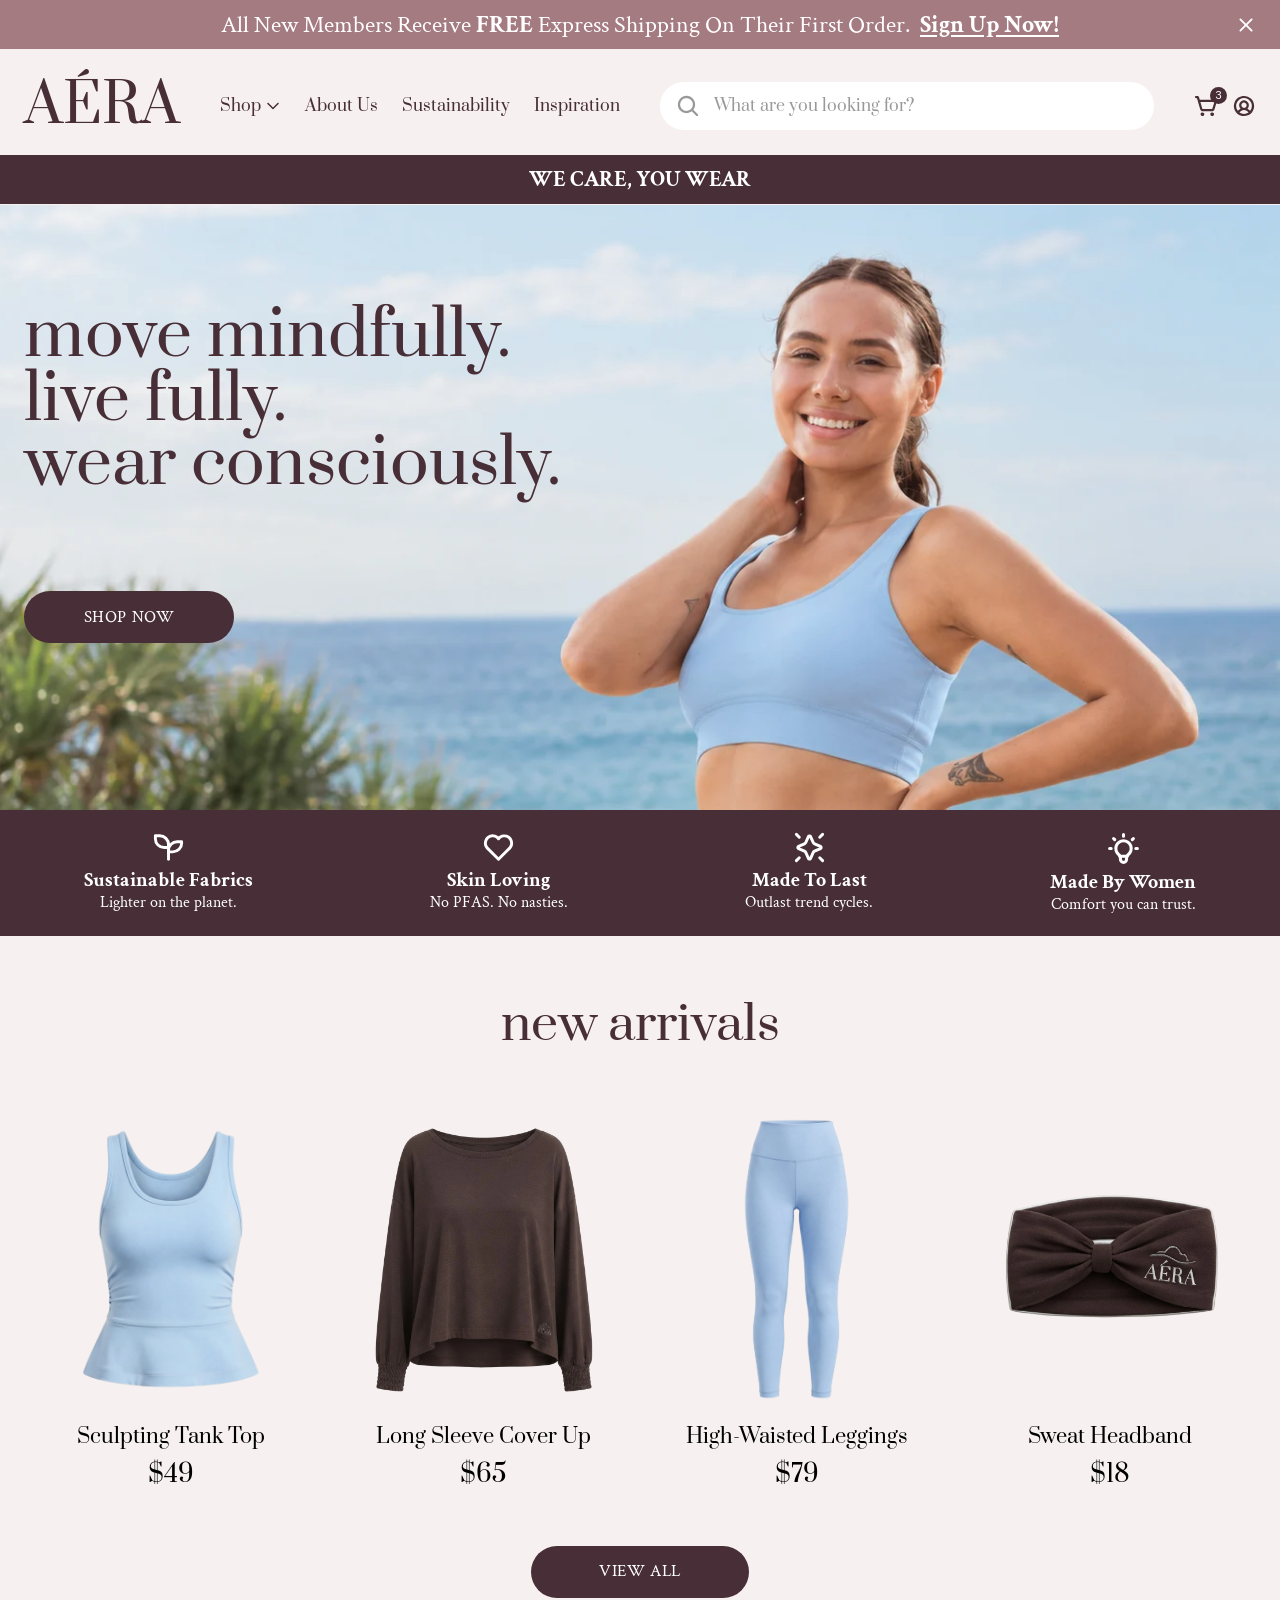
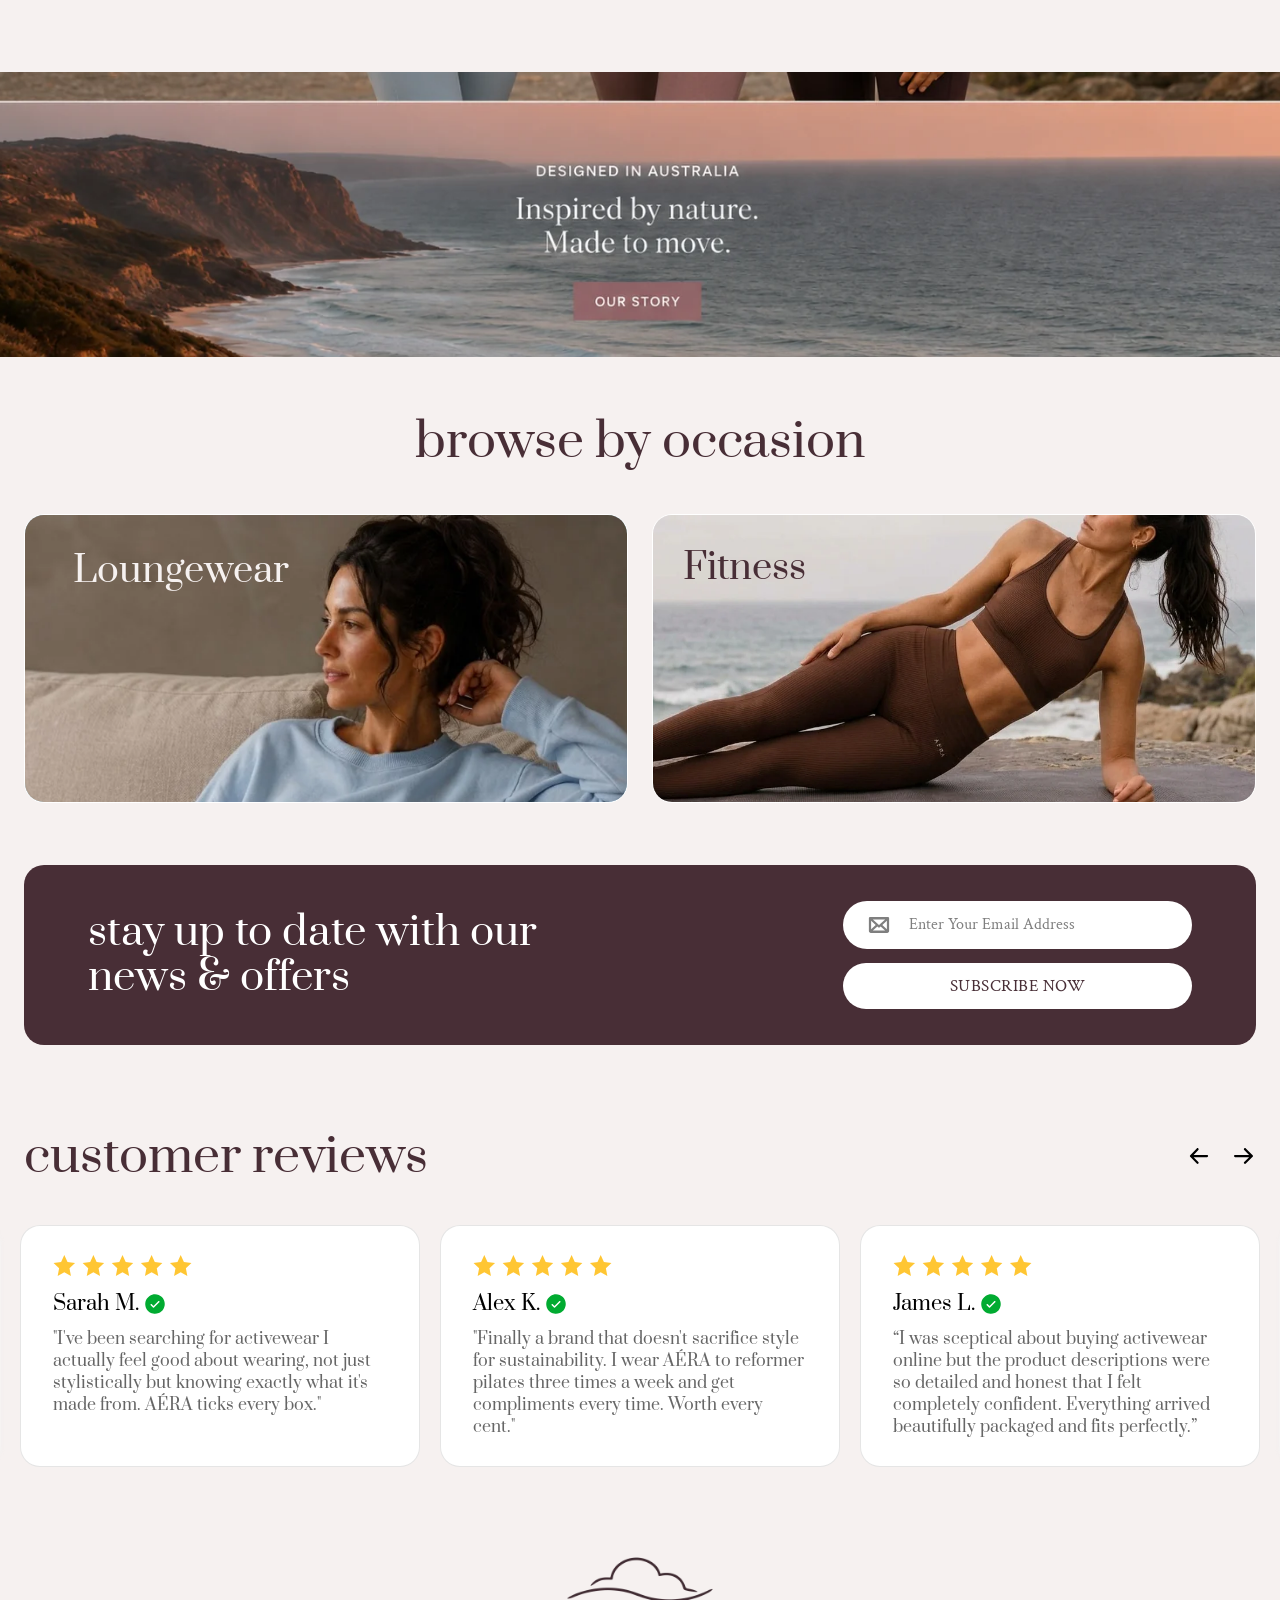
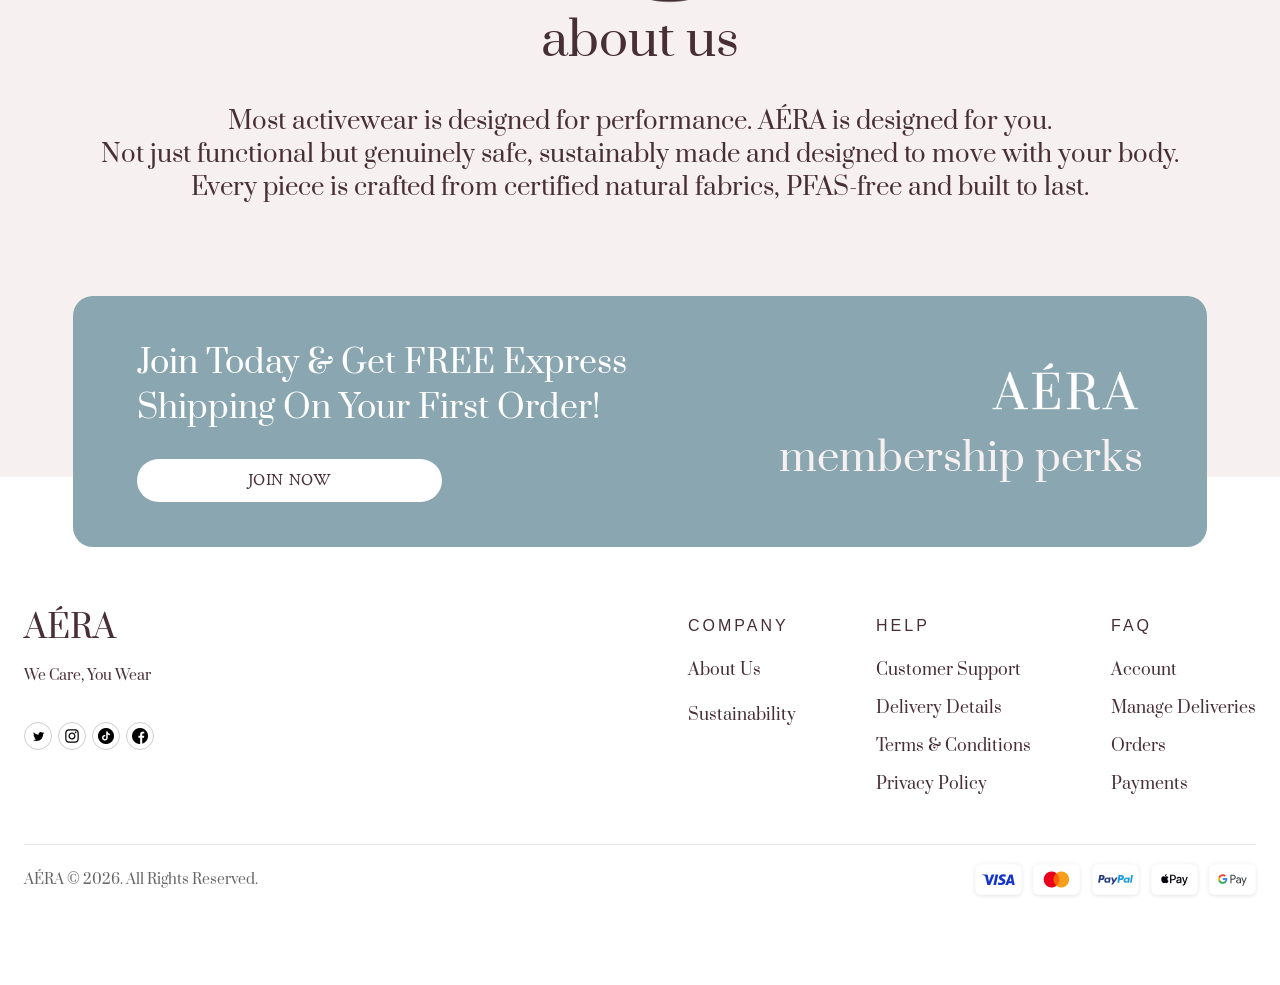
<file: index.html>
<!doctype html>
<html lang="en-AU">
<head>
<meta charset="utf-8">
<meta name="viewport" content="width=device-width, initial-scale=1">
<title>AÉRA — Move Mindfully. Live Fully. Wear Consciously.</title>
<meta name="description" content="AÉRA — conscious activewear made from certified natural and recycled fabrics. PFAS-free, made to last.">
<link href="https://api.fontshare.com/v2/css?f[]=satoshi@500&display=swap" rel="stylesheet">
<link rel="stylesheet" href="styles.css">
</head>
<body data-page="home" class="page-home">
<div id="site-header"></div>

<main>
  <div class="tagline-bar"><p>WE CARE, YOU WEAR</p></div>

  <section class="hero" aria-label="Introduction">
    <div class="hero-media"><img src="assets/home-hero.webp" alt="Woman in a baby blue AÉRA tank top by the sea"></div>
    <div class="wrap wrap-header hero-copy">
      <h1>Move Mindfully.<br>Live Fully.<br>Wear Consciously.</h1>
      <a class="btn btn-dark btn-crimson" href="shop.html">Shop Now</a>
    </div>
  </section>

  <section class="usp" aria-label="Why AÉRA">
    <div class="usp-row">
      <div class="usp-item"><img src="assets/usp-fabrics.svg" width="35" height="35" alt=""><p><strong>Sustainable Fabrics</strong><br><span>Lighter on the planet.</span></p></div>
      <div class="usp-item"><img src="assets/usp-skin.svg" width="35" height="35" alt=""><p><strong>Skin Loving</strong><br><span>No PFAS. No nasties.</span></p></div>
      <div class="usp-item"><img src="assets/usp-last.svg" width="35" height="35" alt=""><p><strong>Made To Last</strong><br><span>Outlast trend cycles.</span></p></div>
      <div class="usp-item"><img src="assets/usp-women.svg" width="37" height="37" alt=""><p><strong>Made By Women</strong><br><span>Comfort you can trust.</span></p></div>
    </div>
  </section>

  <section class="arrivals" aria-labelledby="arrivals-title">
    <h2 class="section-title" id="arrivals-title">new arrivals</h2>
    <div class="arrivals-row" id="arrivals"></div>
    <div class="center"><a class="btn btn-dark btn-crimson" href="shop.html">View All</a></div>
  </section>

  <a class="story-banner" href="about.html" aria-label="Designed in Australia. Inspired by nature. Made to move. Read our story">
    <img src="assets/home-banner.webp" alt="">
  </a>

  <section class="occasion" aria-labelledby="occasion-title">
    <h2 class="section-title" id="occasion-title">browse by occasion</h2>
    <div class="occasion-grid">
      <a class="occasion-card occ-lounge" href="shop.html?style=loungewear">
        <div class="crop"><img src="assets/occasion-lounge.webp" alt=""></div>
        <h3>Loungewear</h3>
      </a>
      <a class="occasion-card occ-fitness" href="shop.html?style=fitness">
        <div class="crop"><img src="assets/occasion-fitness.webp" alt=""></div>
        <h3>Fitness</h3>
      </a>
    </div>
  </section>

  <section class="newsletter" aria-label="Newsletter">
    <div class="newsletter-card">
      <h2>STAY UP TO DATE WITH OUR NEWS &amp; OFFERS</h2>
      <form class="newsletter-form" id="newsletter" novalidate>
        <label><img src="assets/icon-mail.svg" width="24" height="24" alt=""><span class="sr-only">Email address</span><input name="email" type="email" placeholder="Enter Your Email Address" autocomplete="email"></label>
        <button type="submit">SUBSCRIBE NOW</button>
        <p class="form-note" aria-live="polite"></p>
      </form>
    </div>
  </section>

  <section class="reviews" aria-labelledby="reviews-title">
    <div class="wrap wrap-header reviews-head">
      <h2 class="section-title" id="reviews-title">customer reviews</h2>
      <div class="reviews-arrows">
        <button id="rev-prev" aria-label="Previous reviews"><img src="assets/arrow-left.svg" width="24.752" height="24" alt=""></button>
        <button id="rev-next" aria-label="Next reviews"><img src="assets/arrow-right.svg" width="24.752" height="24" alt=""></button>
      </div>
    </div>
    <div class="reviews-viewport"><div class="reviews-track" id="home-reviews"></div></div>
  </section>

  <section class="about-teaser" aria-labelledby="about-title">
    <div class="crop cloud"><img src="assets/logo-cloud.webp" alt=""></div>
    <h2 class="section-title" id="about-title">about us</h2>
    <p>Most activewear is designed for performance. AÉRA is designed for you.<br>Not just functional but genuinely safe, sustainably made and designed to move with your body. Every piece is crafted from certified natural fabrics, PFAS-free and built to last.</p>
  </section>
</main>

<div id="site-footer"></div>
<script src="app.js"></script>
</body>
</html>
</file>
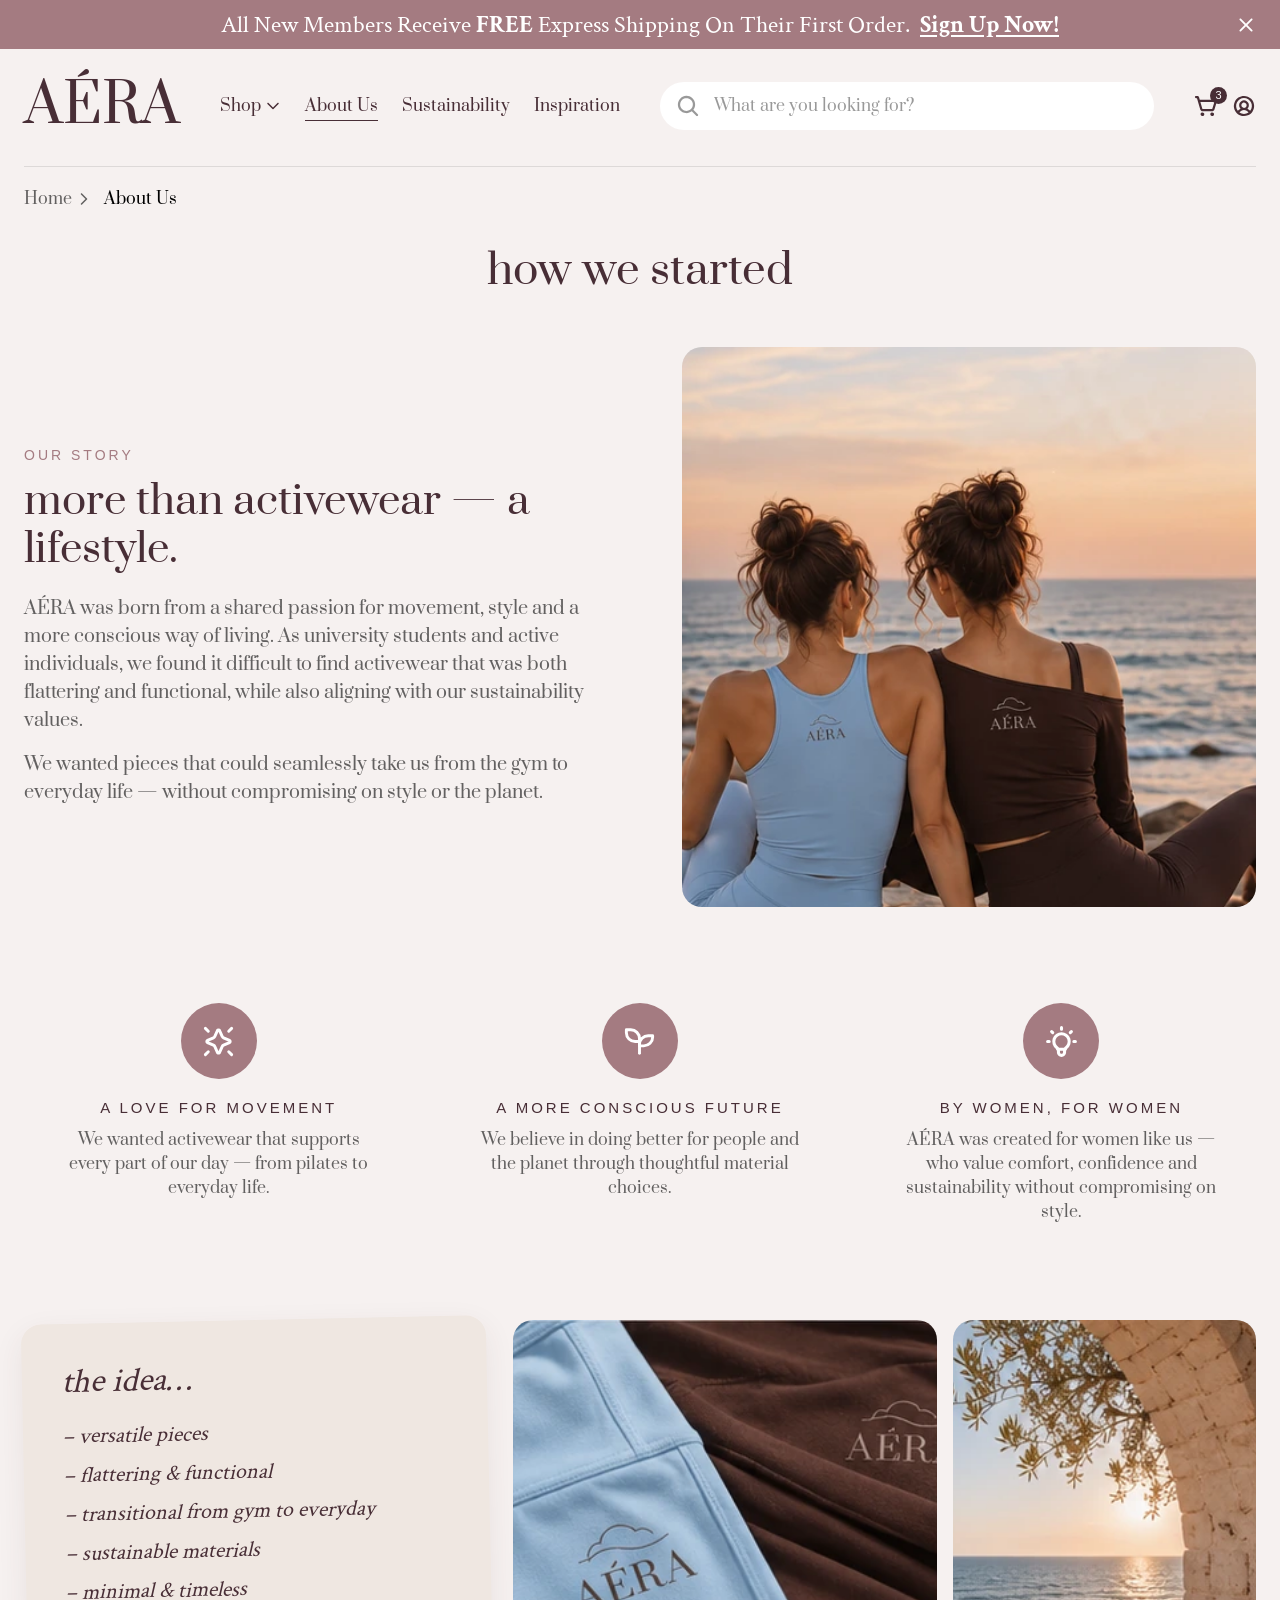
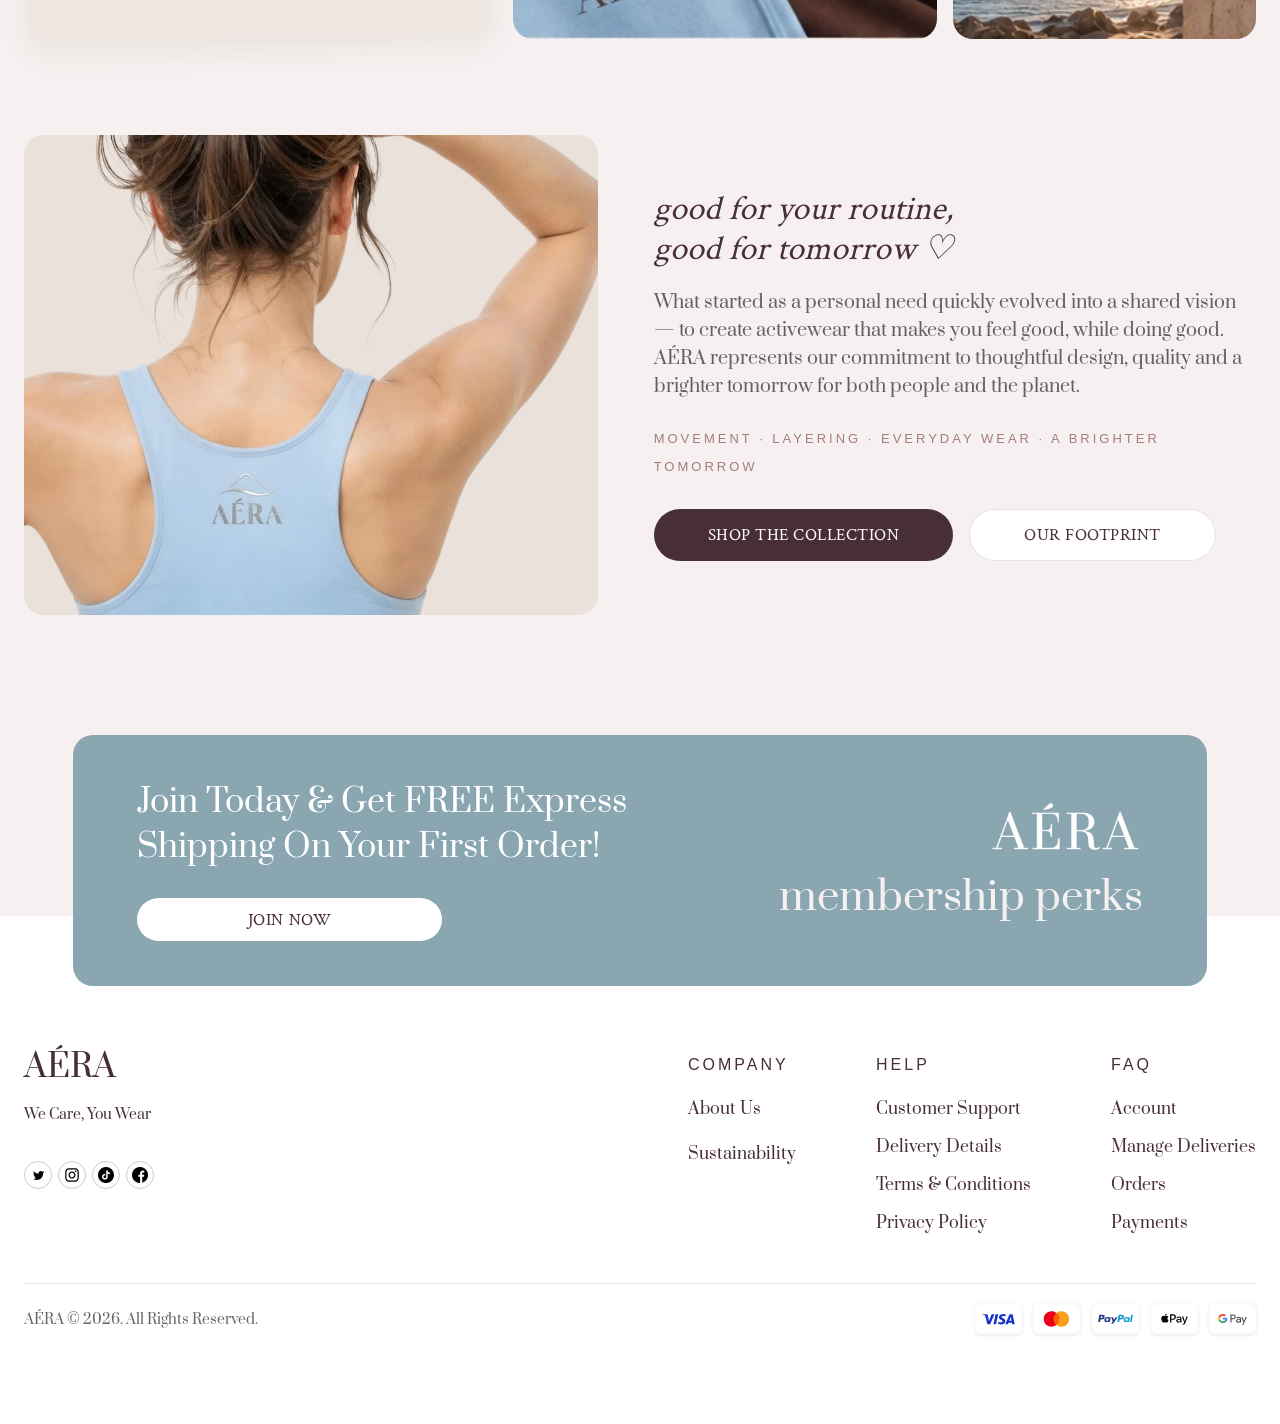
<file: about.html>
<!doctype html>
<html lang="en-AU">
<head>
<meta charset="utf-8">
<meta name="viewport" content="width=device-width, initial-scale=1">
<title>About Us — AÉRA</title>
<meta name="description" content="AÉRA — conscious activewear made from certified natural and recycled fabrics. PFAS-free, made to last.">
<link href="https://api.fontshare.com/v2/css?f[]=satoshi@500&display=swap" rel="stylesheet">
<link rel="stylesheet" href="styles.css">
</head>
<body data-page="about">
<div id="site-header"></div>

<main class="wrap page-top">
  <div class="crumbs-block has-line">
    <nav class="crumbs" aria-label="Breadcrumb">
      <a href="index.html">Home <img src="assets/chevron-small.svg" width="16" height="16" alt=""></a>
      <span aria-current="page">About Us</span>
    </nav>
  </div>

  <h1 class="page-title" style="margin-top:32px">How We Started</h1>

  <section class="about-intro">
    <div>
      <p class="eyebrow">Our story</p>
      <h2>More than activewear — a lifestyle.</h2>
      <p>AÉRA was born from a shared passion for movement, style and a more conscious way of living. As university students and active individuals, we found it difficult to find activewear that was both flattering and functional, while also aligning with our sustainability values.</p>
      <p>We wanted pieces that could seamlessly take us from the gym to everyday life — without compromising on style or the planet.</p>
    </div>
    <div class="about-photo"><img src="assets/about-crop-friends.webp" alt="Two friends sitting by the sea at sunset in AÉRA tanks and leggings" style="object-position:50% 70%"></div>
  </section>

  <section class="values-light" aria-label="What drives us">
    <div class="value"><span class="value-icon"><img src="assets/usp-last.svg" width="35" height="35" alt=""></span><h3>A love for movement</h3><p>We wanted activewear that supports every part of our day — from pilates to everyday life.</p></div>
    <div class="value"><span class="value-icon"><img src="assets/usp-fabrics.svg" width="35" height="35" alt=""></span><h3>A more conscious future</h3><p>We believe in doing better for people and the planet through thoughtful material choices.</p></div>
    <div class="value"><span class="value-icon"><img src="assets/usp-women.svg" width="37" height="37" alt=""></span><h3>By women, for women</h3><p>AÉRA was created for women like us — who value comfort, confidence and sustainability without compromising on style.</p></div>
  </section>

  <section class="idea">
    <div class="idea-card">
      <p class="idea-title">the idea…</p>
      <ul>
        <li>versatile pieces</li><li>flattering &amp; functional</li><li>transitional from gym to everyday</li><li>sustainable materials</li><li>minimal &amp; timeless</li>
      </ul>
    </div>
    <div class="idea-photos">
      <img src="assets/about-crop-fabric.webp" alt="Close-up of AÉRA logos on baby blue and dark brown fabric">
      <img src="assets/about-crop-arch.webp" alt="Sunset over the sea through a stone arch">
    </div>
  </section>

  <section class="about-outro">
    <div class="about-photo about-photo-sand"><img src="assets/p-tank-blue-model2.webp" alt="Back view of the AÉRA baby blue tank with the logo between the shoulder blades" style="object-position:50% 22%"></div>
    <div>
      <p class="handwrite">good for your routine,<br>good for tomorrow ♡</p>
      <p>What started as a personal need quickly evolved into a shared vision — to create activewear that makes you feel good, while doing good. AÉRA represents our commitment to thoughtful design, quality and a brighter tomorrow for both people and the planet.</p>
      <p class="keywords">Movement · Layering · Everyday wear · A brighter tomorrow</p>
      <div class="page-cta" style="justify-content:flex-start;margin-top:28px"><a class="btn btn-dark" href="shop.html">Shop the collection</a><a class="btn btn-light" href="sustainability.html">Our footprint</a></div>
    </div>
  </section>
</main>

<div id="site-footer"></div>
<script src="app.js"></script>
</body>
</html>
</file>
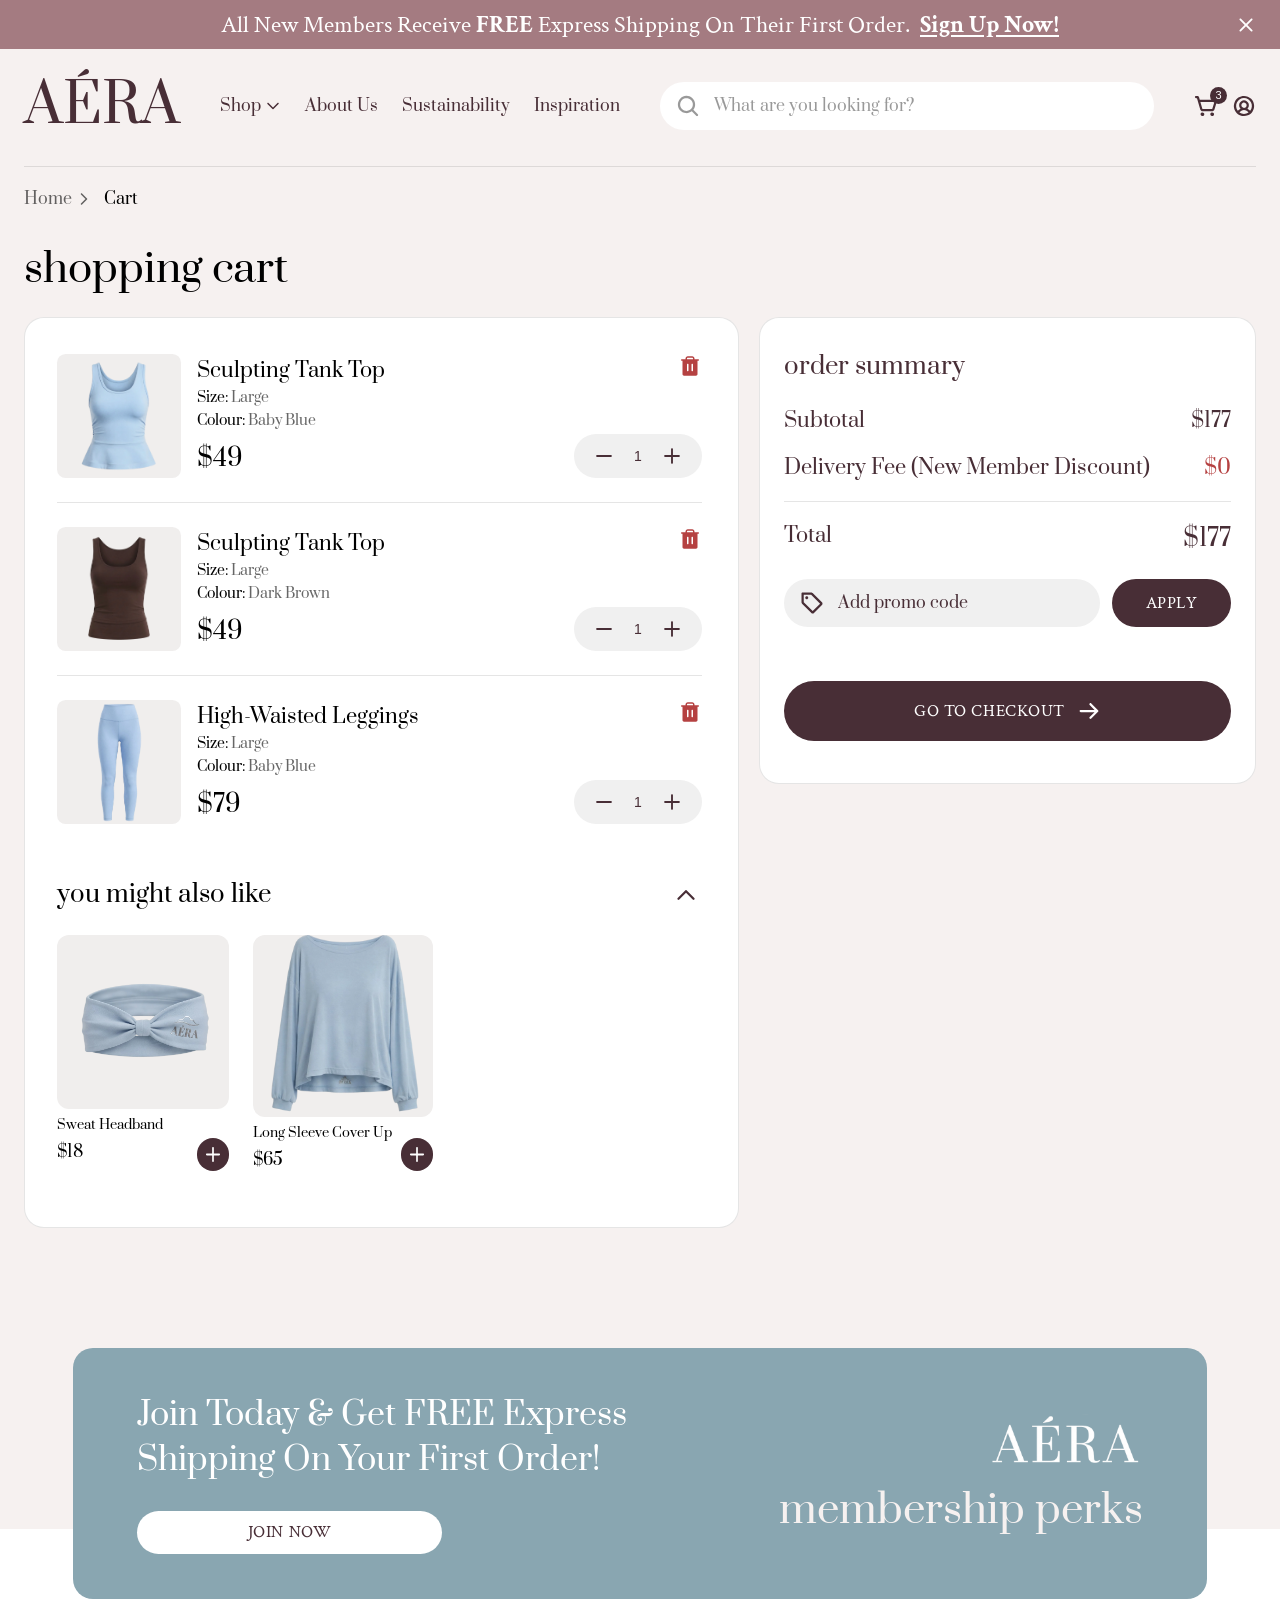
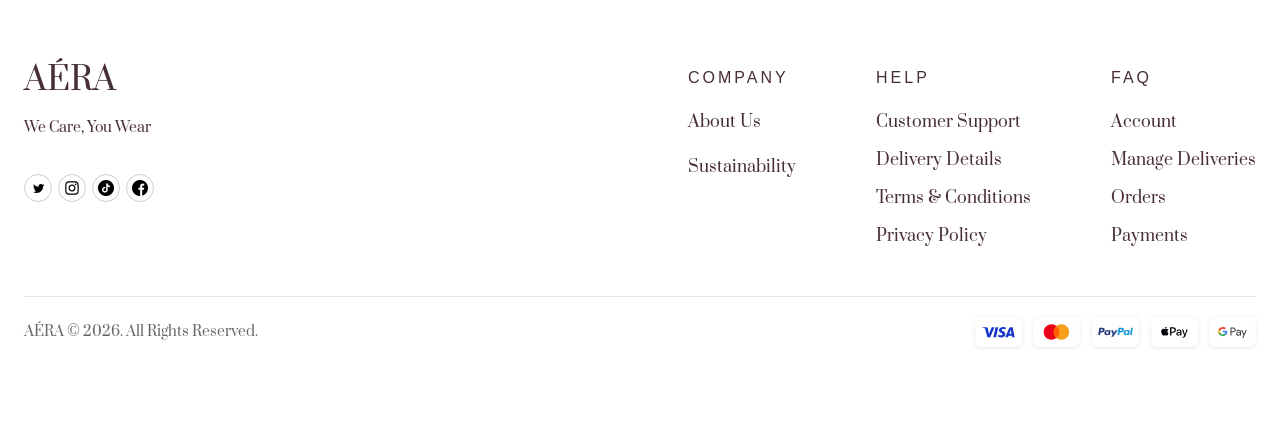
<file: cart.html>
<!doctype html>
<html lang="en-AU">
<head>
<meta charset="utf-8">
<meta name="viewport" content="width=device-width, initial-scale=1">
<title>Shopping Cart — AÉRA</title>
<meta name="description" content="AÉRA — conscious activewear made from certified natural and recycled fabrics. PFAS-free, made to last.">
<link href="https://api.fontshare.com/v2/css?f[]=satoshi@500&display=swap" rel="stylesheet">
<link rel="stylesheet" href="styles.css">
</head>
<body data-page="cart">
<div id="site-header"></div>

<main class="wrap page-top">
  <div class="crumbs-block has-line">
    <nav class="crumbs" aria-label="Breadcrumb">
      <a href="index.html">Home <img src="assets/chevron-small.svg" width="16" height="16" alt=""></a>
      <span aria-current="page">Cart</span>
    </nav>
  </div>

  <h1 class="cart-title">Shopping Cart</h1>
  <div class="cart-layout">
    <section class="cart-items" aria-label="Items in your cart">
      <div class="cart-list" id="cart-list"></div>
      <div class="mini-recs">
        <button class="mini-recs-head" aria-expanded="true"><h2>you might also like</h2><img src="assets/icon-chevron-up-lg.svg" width="24" height="24" alt=""></button>
        <div class="mini-row" id="mini-row"></div>
      </div>
    </section>

    <aside class="summary" aria-labelledby="sum-title">
      <h2 id="sum-title">Order Summary</h2>
      <div class="sum-rows">
        <div class="sum-row"><span>Subtotal</span><span id="sum-subtotal">$177</span></div>
        <div class="sum-row" id="sum-discount-row" hidden><span id="sum-discount-label">Promo</span><span class="neg" id="sum-discount">-$0</span></div>
        <div class="sum-row"><span id="sum-delivery-label">Delivery Fee (New Member Discount)</span><span class="neg" id="sum-delivery">$0</span></div>
        <div class="sum-row total"><span>Total</span><b id="sum-total">$177</b></div>
      </div>
      <form class="promo" id="promo">
        <label><img src="assets/icon-tag.svg" width="24" height="24" alt=""><span class="sr-only">Promo code</span><input name="code" placeholder="Add promo code" autocomplete="off"></label>
        <button type="submit">Apply</button>
      </form>
      <p class="form-note promo-note" id="promo-note" aria-live="polite"></p>
      <button class="btn btn-dark" id="checkout">Go to Checkout <img src="assets/icon-arrow-white.svg" width="24" height="24" alt=""></button>
    </aside>
  </div>
</main>

<div id="site-footer"></div>
<script src="app.js"></script>
</body>
</html>
</file>
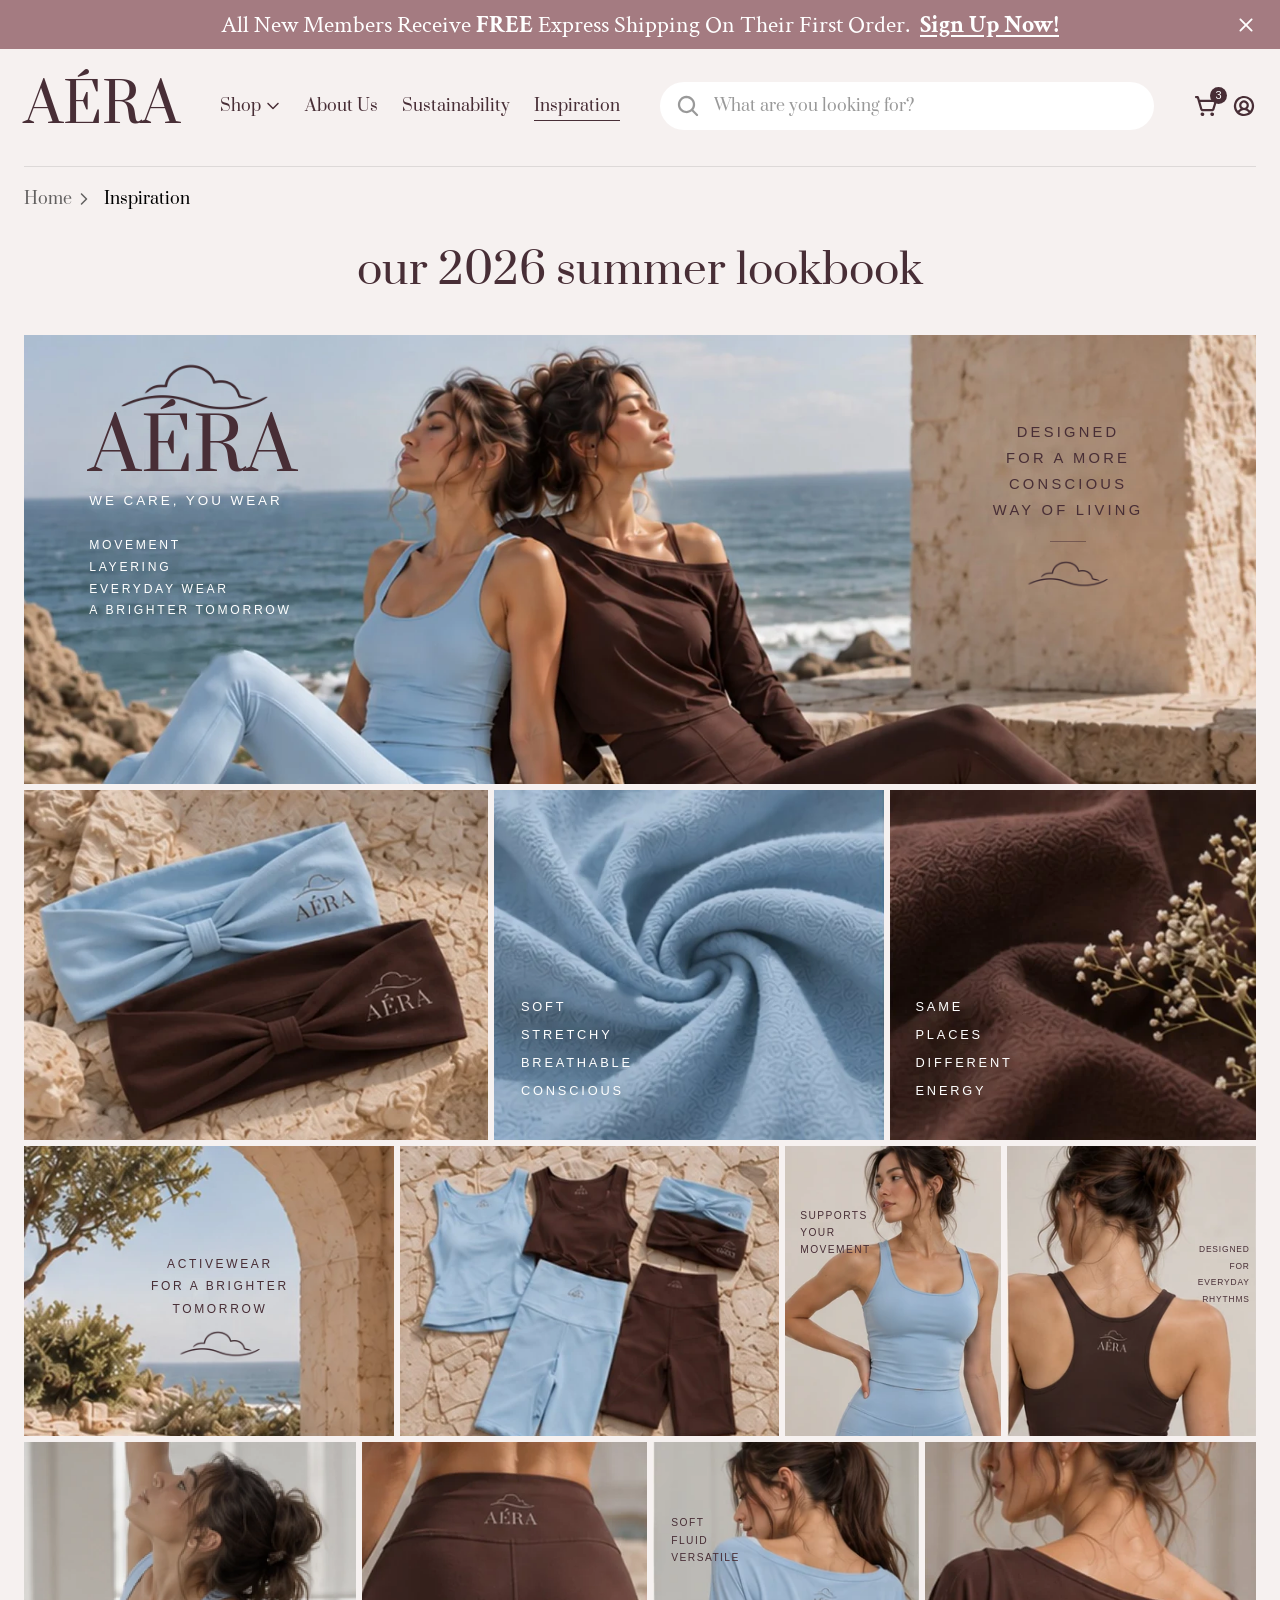
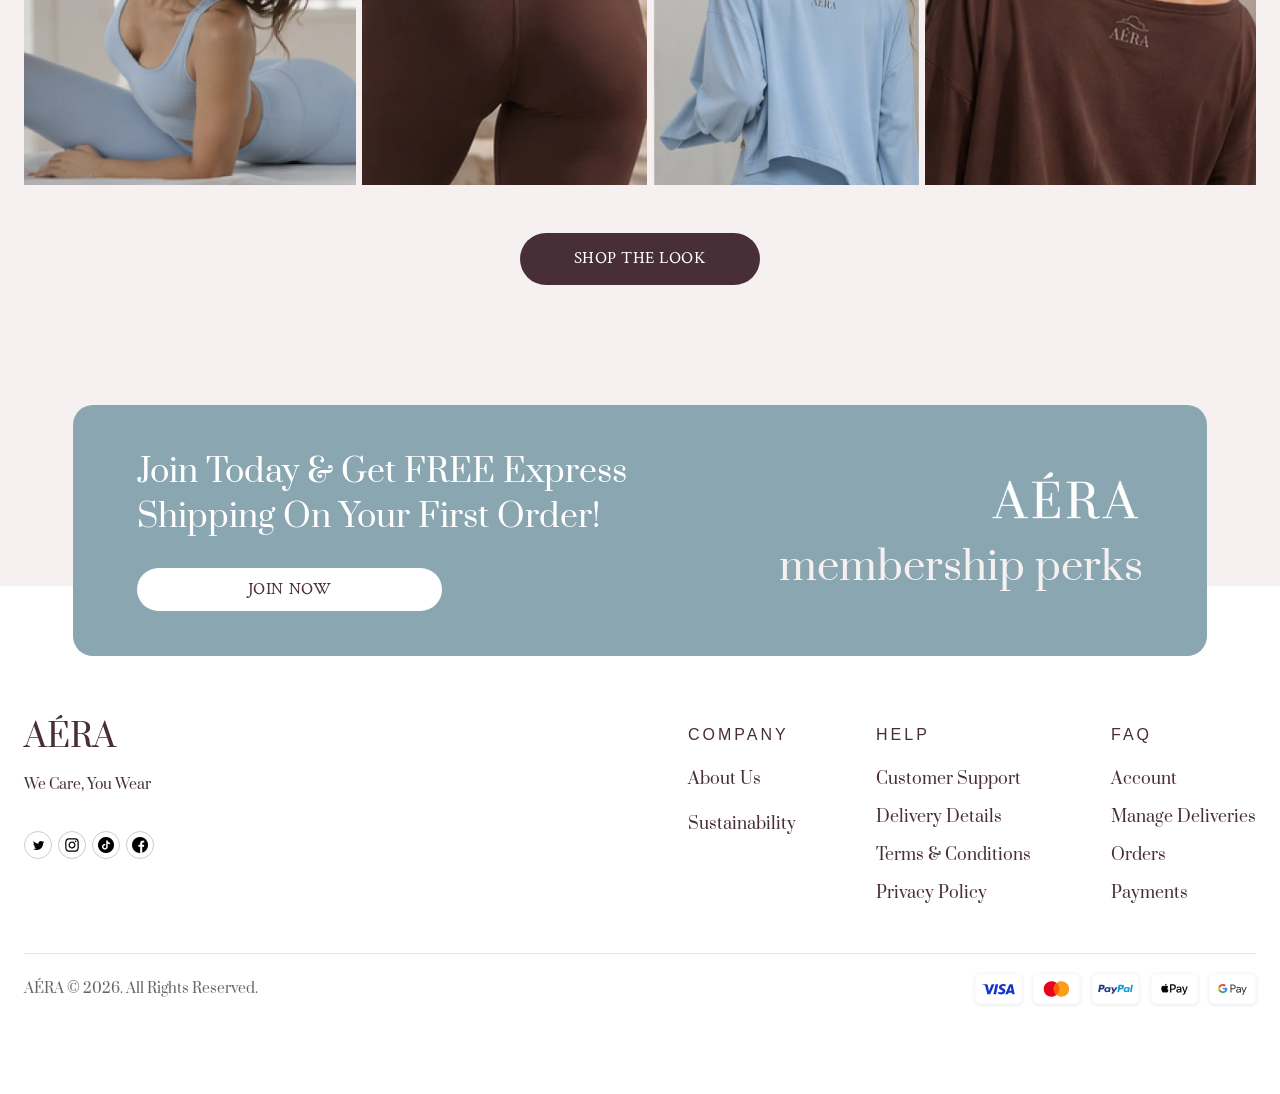
<file: inspiration.html>
<!doctype html>
<html lang="en-AU">
<head>
<meta charset="utf-8">
<meta name="viewport" content="width=device-width, initial-scale=1">
<title>2026 Summer Lookbook — AÉRA</title>
<meta name="description" content="AÉRA — conscious activewear made from certified natural and recycled fabrics. PFAS-free, made to last.">
<link href="https://api.fontshare.com/v2/css?f[]=satoshi@500&display=swap" rel="stylesheet">
<link rel="stylesheet" href="styles.css">
</head>
<body data-page="inspiration">
<div id="site-header"></div>

<main class="wrap page-top">
  <div class="crumbs-block has-line">
    <nav class="crumbs" aria-label="Breadcrumb">
      <a href="index.html">Home <img src="assets/chevron-small.svg" width="16" height="16" alt=""></a>
      <span aria-current="page">Inspiration</span>
    </nav>
  </div>

  <h1 class="page-title" style="margin-top:32px">Our 2026 Summer Lookbook</h1>
  <!-- Lookbook rebuilt as page components from the Figma "Aéra Mediterranean Activewear Lookbook" -->
  <div class="lookbook">
    <section class="lb-hero" aria-label="AÉRA Summer 2026">
      <img src="assets/lb-hero.webp" alt="Two women in AÉRA baby blue and dark brown sets resting against each other by the sea" loading="lazy">
      <div class="lb-brand">
        <div class="crop lb-cloud"><img src="assets/logo-cloud.webp" alt=""></div>
        <p class="lb-wordmark">AÉRA</p>
        <p class="lb-tag">We care, you wear</p>
        <ul class="lb-words"><li>Movement</li><li>Layering</li><li>Everyday wear</li><li>A brighter tomorrow</li></ul>
      </div>
      <div class="lb-pillar">
        <p>Designed <br>for a more <br>conscious <br>way of living</p>
        <span class="lb-rule"></span>
        <div class="crop lb-cloud lb-cloud-sm"><img src="assets/logo-cloud.webp" alt=""></div>
      </div>
    </section>

    <div class="lb-row lb-row-a">
      <a class="lb-tile" href="product.html?id=headband&amp;color=blue"><img src="assets/lb-headbands.webp" alt="Baby blue and dark brown AÉRA sweat headbands on sandstone" loading="lazy"><span class="lb-shop">Shop headband</span></a>
      <div class="lb-tile"><img src="assets/lb-fabric-blue.webp" alt="Swirl of soft baby blue TENCEL fabric" loading="lazy"><ul class="lb-overlay"><li>Soft</li><li>Stretchy</li><li>Breathable</li><li>Conscious</li></ul></div>
      <div class="lb-tile"><img src="assets/lb-fabric-brown.webp" alt="Dark brown recycled nylon fabric with dried flowers" loading="lazy"><ul class="lb-overlay"><li>Same</li><li>Places</li><li>Different</li><li>Energy</li></ul></div>
    </div>


    <div class="lb-row lb-row-b">
      <div class="lb-tile"><img src="assets/lb-arch.webp" alt="Olive tree and sea seen through a sandstone arch" loading="lazy"><div class="lb-arch-text"><p>Activewear <br>for a brighter <br>tomorrow</p><div class="crop lb-cloud lb-cloud-sm"><img src="assets/logo-cloud.webp" alt=""></div></div></div>
      <a class="lb-tile" href="shop.html"><img src="assets/lb-flatlay.webp" alt="The full AÉRA collection laid flat on sandstone" loading="lazy"><span class="lb-shop">Shop all</span></a>
      <a class="lb-tile" href="product.html?id=tank&amp;color=blue"><img src="assets/lb-model-blue-tank.webp" alt="Model in the baby blue tank with built-in bra and matching leggings" loading="lazy"><ul class="lb-overlay lb-overlay-dark lb-tl"><li>Supports</li><li>your</li><li>movement</li></ul><span class="lb-shop">Shop tank</span></a>
      <a class="lb-tile" href="product.html?id=tank&amp;color=brown"><img src="assets/lb-model-brown-tank.webp" alt="Back view of the dark brown racerback tank with the AÉRA logo" loading="lazy"><ul class="lb-overlay lb-overlay-dark lb-tr"><li>Designed</li><li>for</li><li>everyday</li><li>rhythms</li></ul><span class="lb-shop">Shop tank</span></a>
    </div>

    <div class="lb-row lb-row-c">
      <a class="lb-tile" href="product.html?id=tank&amp;color=blue"><img src="assets/lb-back.webp" alt="Woman stretching on a mat in the baby blue AÉRA tank and leggings" loading="lazy" style="object-position:50% 30%"><span class="lb-shop">Shop tank</span></a>
      <a class="lb-tile" href="product.html?id=leggings&amp;color=brown"><img src="assets/lb-leggings.webp" alt="Dark brown high-waisted leggings with AÉRA waistband logo" loading="lazy"><span class="lb-shop">Shop leggings</span></a>
      <a class="lb-tile" href="product.html?id=longsleeve&amp;color=blue"><img src="assets/lb-model-blue-ls.webp" alt="Back view of the baby blue boat-neck long sleeve worn over matching leggings" loading="lazy"><ul class="lb-overlay lb-overlay-dark lb-tl"><li>Soft</li><li>Fluid</li><li>Versatile</li></ul><span class="lb-shop">Shop long sleeve</span></a>
      <a class="lb-tile" href="product.html?id=longsleeve&amp;color=brown"><img src="assets/lb-longsleeve-back.webp" alt="Back of the dark brown long sleeve with AÉRA logo" loading="lazy"><span class="lb-shop">Shop long sleeve</span></a>
    </div>
  </div>
  <div class="page-cta"><a class="btn btn-dark" href="shop.html">Shop the look</a></div>
</main>

<div id="site-footer"></div>
<script src="app.js"></script>
</body>
</html>
</file>
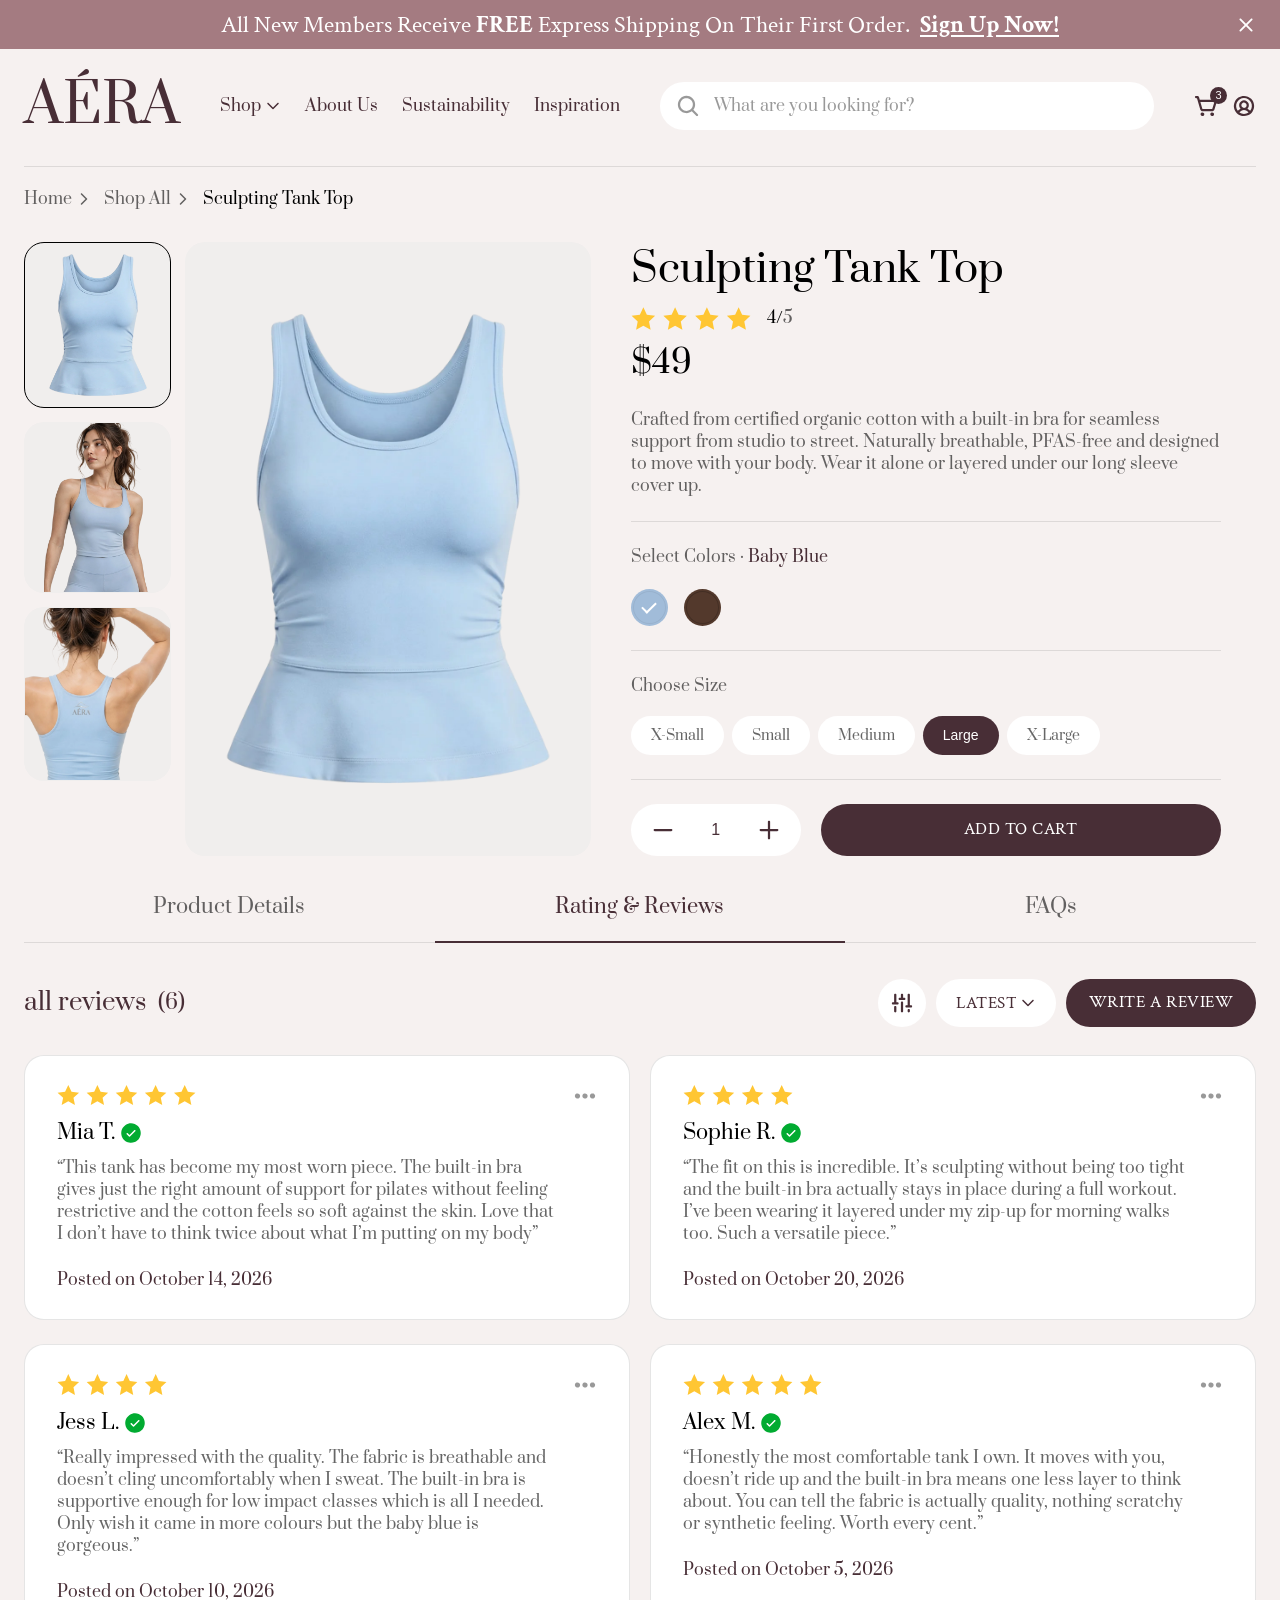
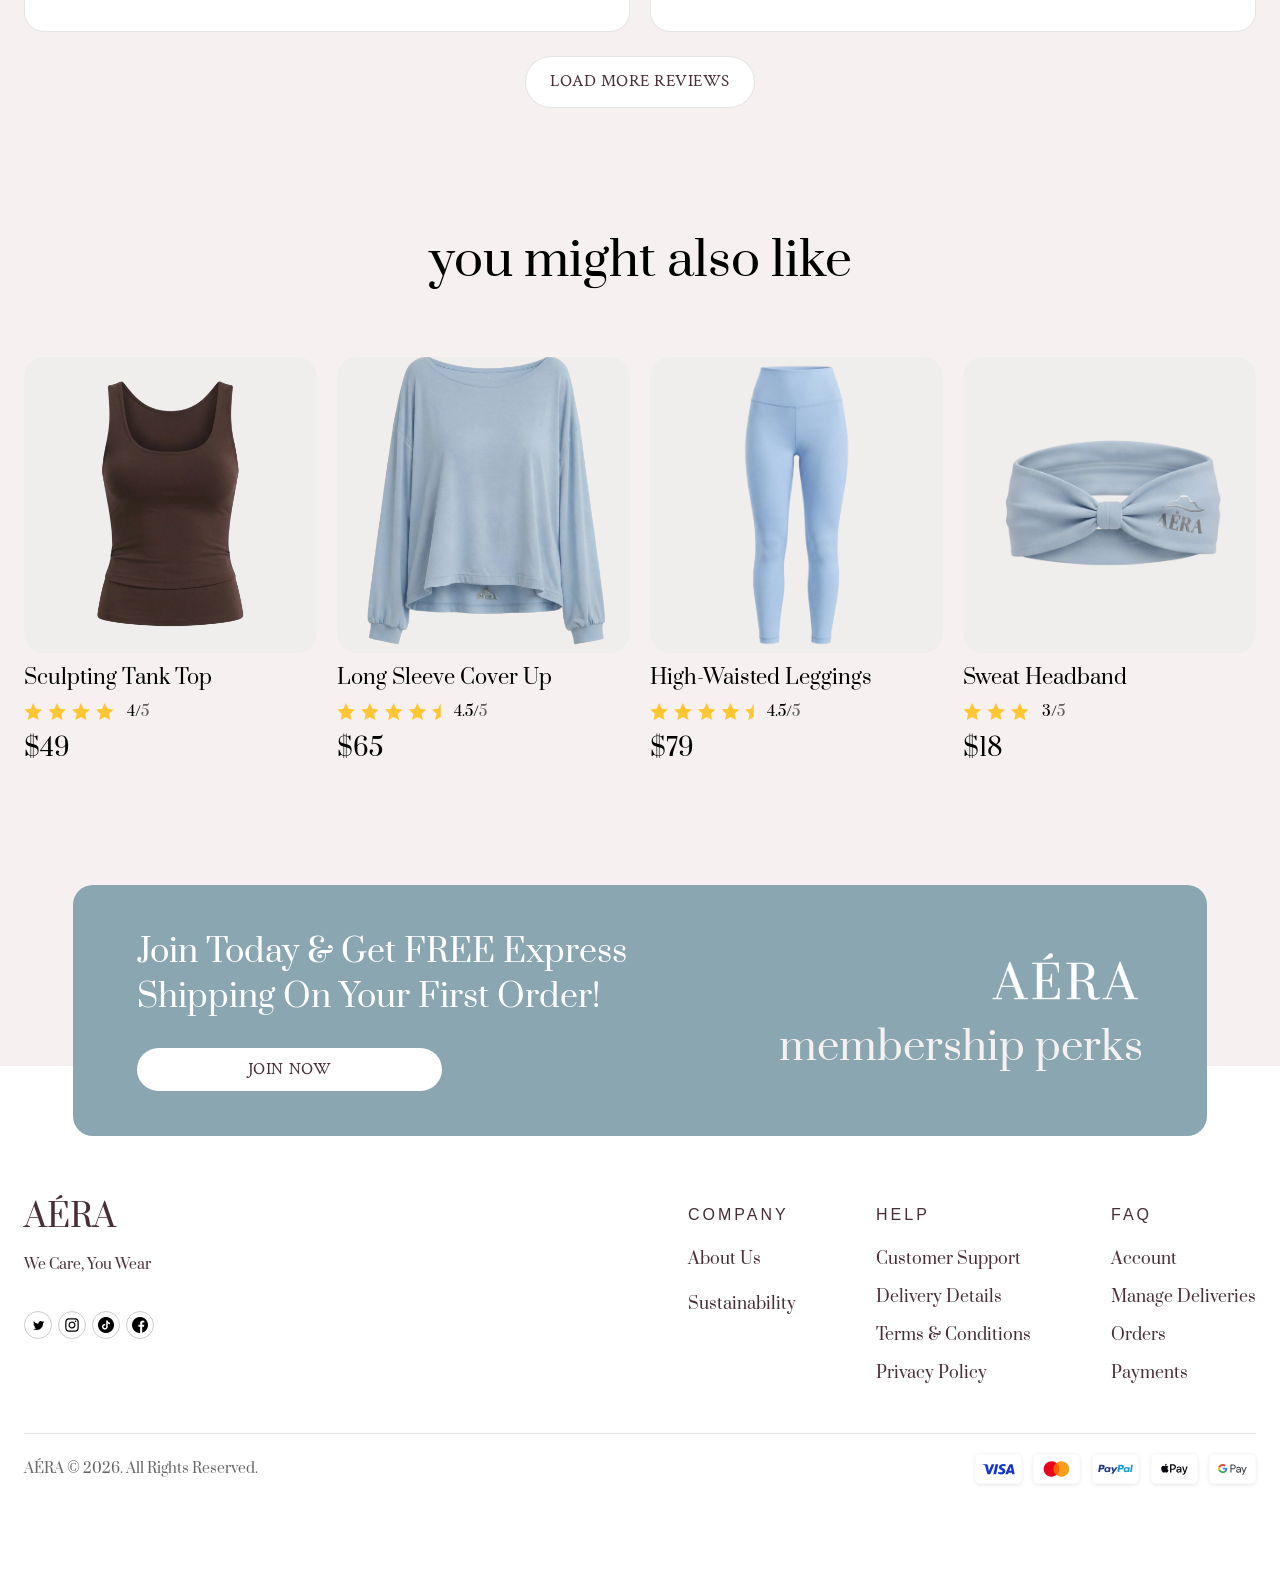
<file: product.html>
<!doctype html>
<html lang="en-AU">
<head>
<meta charset="utf-8">
<meta name="viewport" content="width=device-width, initial-scale=1">
<title>Sculpting Tank Top — AÉRA</title>
<meta name="description" content="AÉRA — conscious activewear made from certified natural and recycled fabrics. PFAS-free, made to last.">
<link href="https://api.fontshare.com/v2/css?f[]=satoshi@500&display=swap" rel="stylesheet">
<link rel="stylesheet" href="styles.css">
</head>
<body data-page="product">
<div id="site-header"></div>

<main class="wrap page-top">
  <div class="crumbs-block has-line">
    <nav class="crumbs" aria-label="Breadcrumb">
      <a href="index.html">Home <img src="assets/chevron-small.svg" width="16" height="16" alt=""></a>
      <a href="shop.html">Shop All <img src="assets/chevron-small.svg" width="16" height="16" alt=""></a>
      <span id="crumb-current" aria-current="page">Sculpting Tank Top</span>
    </nav>
  </div>

  <section class="pdp">
    <div class="gallery">
      <div class="thumbs" id="thumbs"></div>
      <div class="main-img" id="main-img"><img src="assets/p-tank-blue.webp" alt="Sculpting Tank Top in Baby Blue"></div>
    </div>

    <div class="pdp-info">
      <div class="pdp-block">
        <div>
          <h1 id="pdp-name">Sculpting Tank Top</h1>
          <div class="pdp-rating" id="pdp-rating"></div>
          <p class="pdp-price" id="pdp-price">$49</p>
        </div>
        <p class="pdp-desc" id="pdp-desc"></p>
      </div>
      <div class="pdp-block">
        <p class="pdp-label">Select Colors · <b id="pdp-color-name">Baby Blue</b></p>
        <div class="swatches" id="pdp-colors"></div>
      </div>
      <div class="pdp-block" style="gap:19px">
        <p class="pdp-label">Choose Size</p>
        <div class="pills" id="pdp-sizes"></div>
      </div>
      <div class="pdp-buy">
        <div class="qty">
          <button id="qty-minus" aria-label="Decrease quantity"><img src="assets/icon-minus.svg" width="24" height="24" alt=""></button>
          <output id="qty" aria-live="polite">1</output>
          <button id="qty-plus" aria-label="Increase quantity"><img src="assets/icon-plus.svg" width="24" height="24" alt=""></button>
        </div>
        <button class="btn btn-dark" id="add-to-cart">Add to Cart</button>
      </div>
    </div>
  </section>

  <div class="tabs" role="tablist">
    <button class="tab" role="tab" aria-selected="false" aria-controls="tab-details">Product Details</button>
    <button class="tab" role="tab" aria-selected="true" aria-controls="tab-reviews">Rating &amp; Reviews</button>
    <button class="tab" role="tab" aria-selected="false" aria-controls="tab-faqs">FAQs</button>
  </div>

  <section class="tab-panel" id="tab-details" role="tabpanel" hidden><div class="prose" id="tab-details-body"></div></section>

  <section class="tab-panel" id="tab-reviews" role="tabpanel">
    <div class="rv-head">
      <h2>All Reviews <small id="rv-count">(4)</small></h2>
      <div class="rv-controls">
        <button class="round-btn" id="rv-filter" aria-label="Filter reviews by rating"><img src="assets/icon-sliders.svg" width="24" height="24" alt=""></button>
        <div class="rv-filter-menu">
          <button data-stars="0" aria-pressed="true">All ratings</button>
          <button data-stars="5" aria-pressed="false">5 stars</button>
          <button data-stars="4" aria-pressed="false">4 stars</button>
          <button data-stars="3" aria-pressed="false">3 stars &amp; below</button>
        </div>
        <label class="select-pill"><span class="sr-only">Sort reviews</span>
          <select id="rv-sort"><option value="latest">Latest</option><option value="oldest">Oldest</option><option value="highest">Highest</option><option value="lowest">Lowest</option></select>
          <img src="assets/icon-chevron-down-sm.svg" width="16" height="16" alt="">
        </label>
        <button class="btn btn-dark" id="write-review">Write a Review</button>
      </div>
    </div>
    <div class="rv-grid" id="rv-grid"></div>
    <div class="rv-more" id="rv-more"><button class="btn btn-light" id="rv-more-btn">Load More Reviews</button></div>
  </section>

  <section class="tab-panel" id="tab-faqs" role="tabpanel" hidden>
    <div class="prose">
      <details class="faq" open><summary>How does the sizing run?</summary><p>True to size with a sculpting, supportive fit. If you're between sizes or prefer a relaxed feel, size up.</p></details>
      <details class="faq"><summary>What makes it PFAS-free?</summary><p>We never use PFAS-based water or stain repellents. Our fabrics are certified to OEKO-TEX® STANDARD 100 or equivalent for chemical safety.</p></details>
      <details class="faq"><summary>How should I care for it?</summary><p>Cold, gentle wash inside out and hang to dry. Skipping the dryer keeps the stretch and colour for longer.</p></details>
      <details class="faq"><summary>How long does delivery take?</summary><p>Express delivery arrives in 1–3 business days across Australia. New members get free express shipping on their first order.</p></details>
      <details class="faq"><summary>Can I return it?</summary><p>Yes — unworn pieces with tags attached can be returned within 30 days for a refund or exchange.</p></details>
    </div>
  </section>

  <section class="recs" aria-labelledby="recs-title">
    <h2 class="section-title" id="recs-title">you might also like</h2>
    <div class="recs-row" id="recs"></div>
  </section>
</main>

<div id="site-footer"></div>
<script src="app.js"></script>
</body>
</html>
</file>
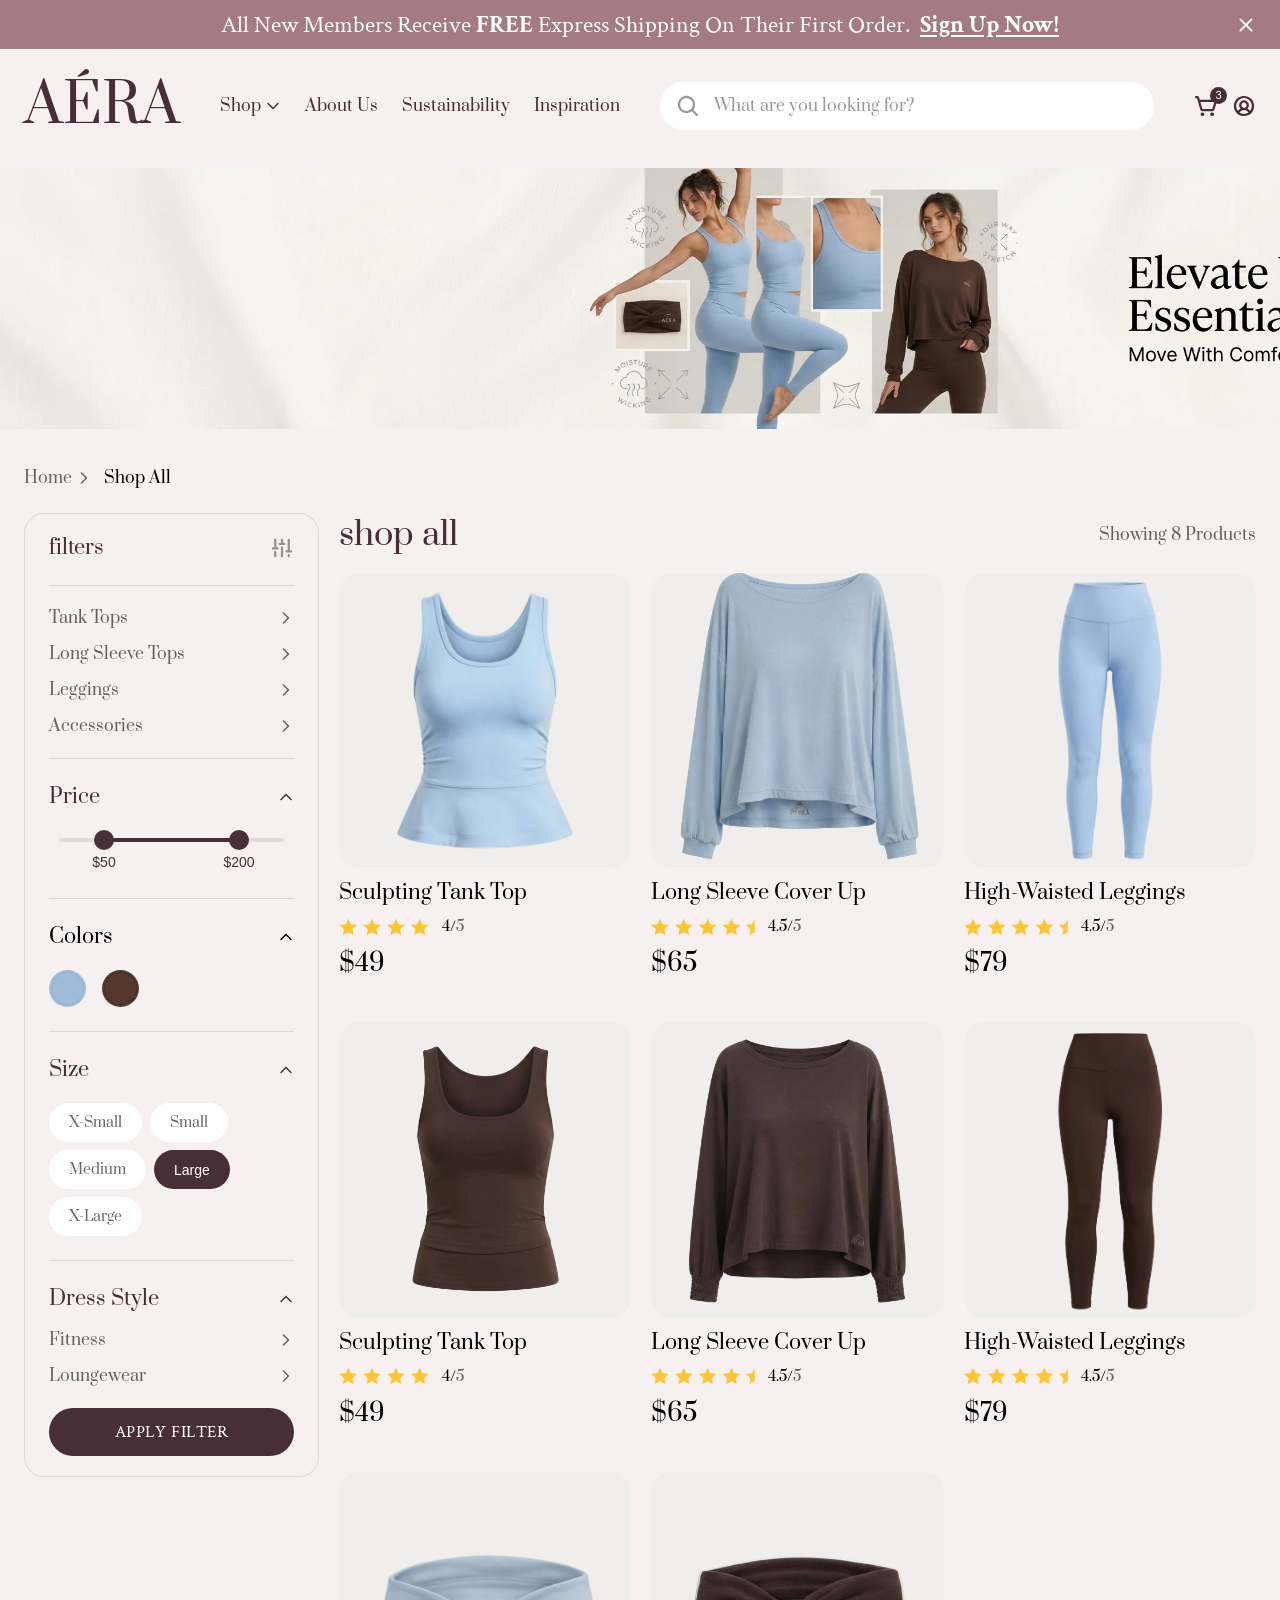
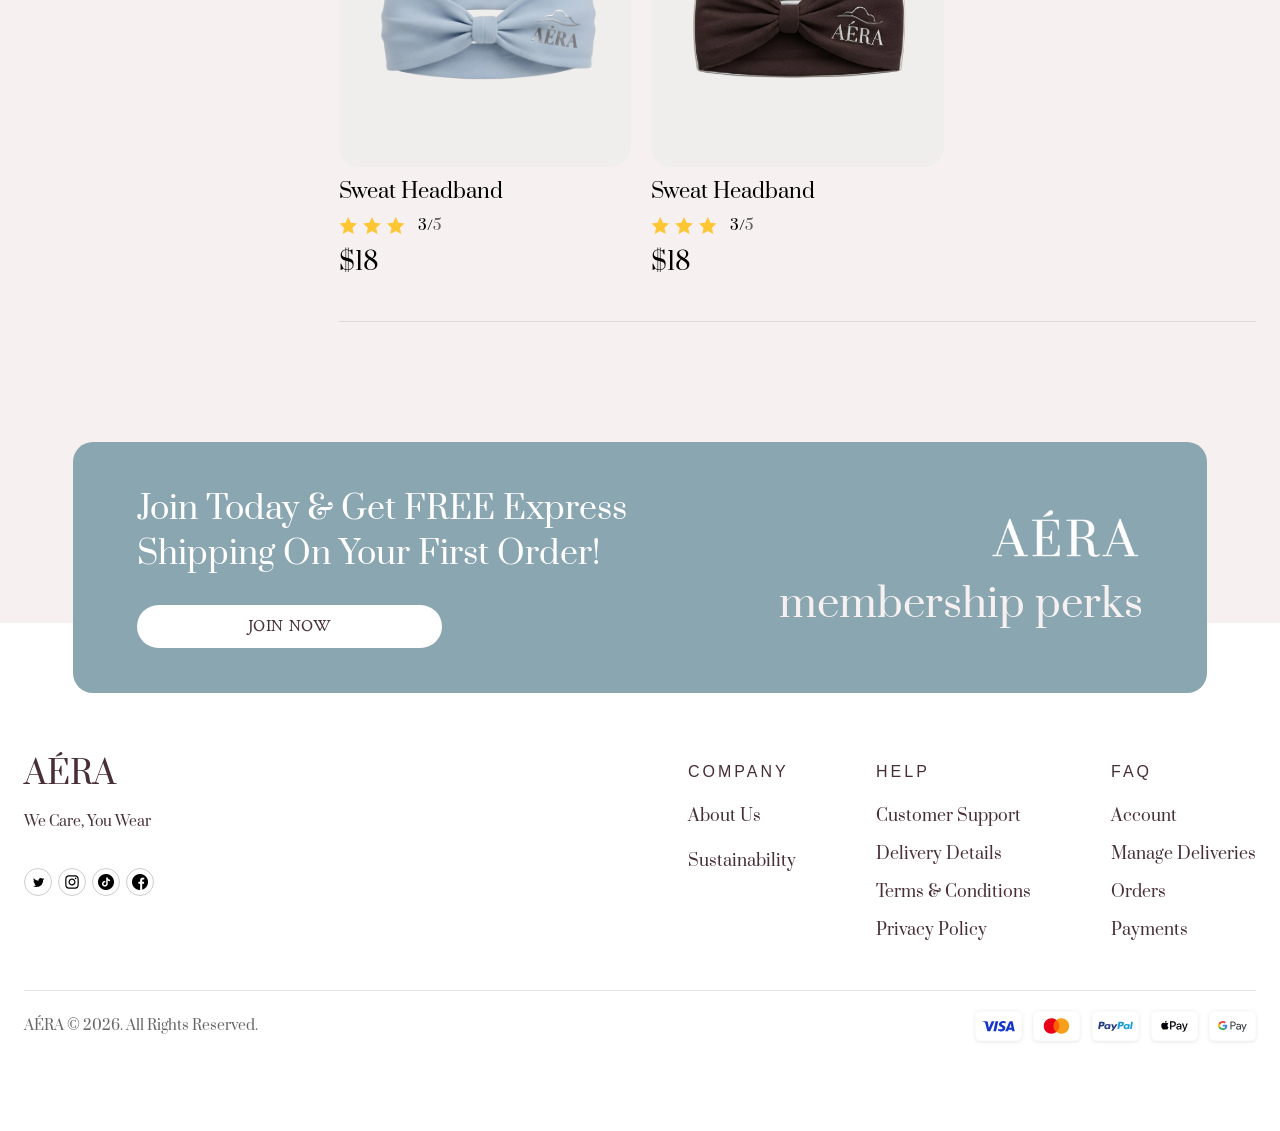
<file: shop.html>
<!doctype html>
<html lang="en-AU">
<head>
<meta charset="utf-8">
<meta name="viewport" content="width=device-width, initial-scale=1">
<title>Shop All — AÉRA</title>
<meta name="description" content="AÉRA — conscious activewear made from certified natural and recycled fabrics. PFAS-free, made to last.">
<link href="https://api.fontshare.com/v2/css?f[]=satoshi@500&display=swap" rel="stylesheet">
<link rel="stylesheet" href="styles.css">
</head>
<body data-page="shop">
<div id="site-header"></div>

<main>
  <div class="shop-banner"><img src="assets/shop-banner.webp" alt="Elevate Your Essentials — Move with comfort and style"></div>

  <div class="wrap">
    <div class="crumbs-block" style="margin-top:38px">
      <nav class="crumbs" aria-label="Breadcrumb">
        <a href="index.html">Home <img src="assets/chevron-small.svg" width="16" height="16" alt=""></a>
        <span id="crumb-current" aria-current="page">Shop All</span>
      </nav>
    </div>

    <div class="shop-layout">
      <aside class="filters" aria-label="Filters">
        <div class="f-head">
          <h2>Filters</h2>
          <button id="reset-filter" title="Reset filters" aria-label="Reset filters"><img src="assets/icon-filter.svg" width="24" height="24" alt=""></button>
        </div>
        <hr>
        <div class="f-list">
          <button data-category="Tank Tops"><span>Tank Tops</span><img src="assets/chevron-row.svg" width="16" height="16" alt=""></button>
          <button data-category="Long Sleeve Tops"><span>Long Sleeve Tops</span><img src="assets/chevron-row.svg" width="16" height="16" alt=""></button>
          <button data-category="Leggings"><span>Leggings</span><img src="assets/chevron-row.svg" width="16" height="16" alt=""></button>
          <button data-category="Accessories"><span>Accessories</span><img src="assets/chevron-row.svg" width="16" height="16" alt=""></button>
        </div>
        <hr>
        <div class="f-group">
          <button class="f-group-head" aria-expanded="true"><h3>Price</h3><img src="assets/chevron-section.svg" width="16" height="16" alt=""></button>
          <div class="f-body range">
            <div class="range-track"></div><div class="range-fill"></div>
            <input id="price-min" type="range" min="0" max="250" step="5" value="50" aria-label="Minimum price">
            <input id="price-max" type="range" min="0" max="250" step="5" value="200" aria-label="Maximum price">
            <span class="range-label" id="label-min">$50</span><span class="range-label" id="label-max">$200</span>
          </div>
        </div>
        <hr>
        <div class="f-group colors">
          <button class="f-group-head" aria-expanded="true"><h3>Colors</h3><img src="assets/chevron-section-dark.svg" width="16" height="16" alt=""></button>
          <div class="f-body swatches" id="filter-colors">
            <button class="swatch" data-color="blue" aria-pressed="false" aria-label="Baby Blue"></button>
            <button class="swatch" data-color="brown" aria-pressed="false" aria-label="Dark Brown"></button>
          </div>
        </div>
        <hr>
        <div class="f-group">
          <button class="f-group-head" aria-expanded="true"><h3>Size</h3><img src="assets/chevron-section.svg" width="16" height="16" alt=""></button>
          <div class="f-body pills" id="filter-sizes">
            <button class="pill" aria-pressed="false">X-Small</button>
            <button class="pill" aria-pressed="false">Small</button>
            <button class="pill" aria-pressed="false">Medium</button>
            <button class="pill" aria-pressed="true">Large</button>
            <button class="pill" aria-pressed="false">X-Large</button>
          </div>
        </div>
        <hr>
        <div class="f-group">
          <button class="f-group-head" aria-expanded="true"><h3>Dress Style</h3><img src="assets/chevron-section.svg" width="16" height="16" alt=""></button>
          <div class="f-body f-list">
            <button data-style="fitness"><span>Fitness</span><img src="assets/chevron-row.svg" width="16" height="16" alt=""></button>
            <button data-style="loungewear"><span>Loungewear</span><img src="assets/chevron-row.svg" width="16" height="16" alt=""></button>
          </div>
        </div>
        <button class="btn btn-dark" id="apply-filter">Apply Filter</button>
      </aside>

      <section class="shop-main" aria-labelledby="shop-title">
        <div class="shop-head">
          <h1 id="shop-title">Shop All</h1>
          <button class="btn btn-light filters-mobile-toggle"><img src="assets/icon-filter.svg" width="20" height="20" alt="">Filters</button>
          <p id="shop-count" aria-live="polite">Showing 8 Products</p>
        </div>
        <div class="chip-row" id="shop-chips" hidden></div>
        <div class="shop-grid" id="shop-grid"></div>
      </section>
    </div>
  </div>
</main>

<div id="site-footer"></div>
<script src="app.js"></script>
</body>
</html>
</file>
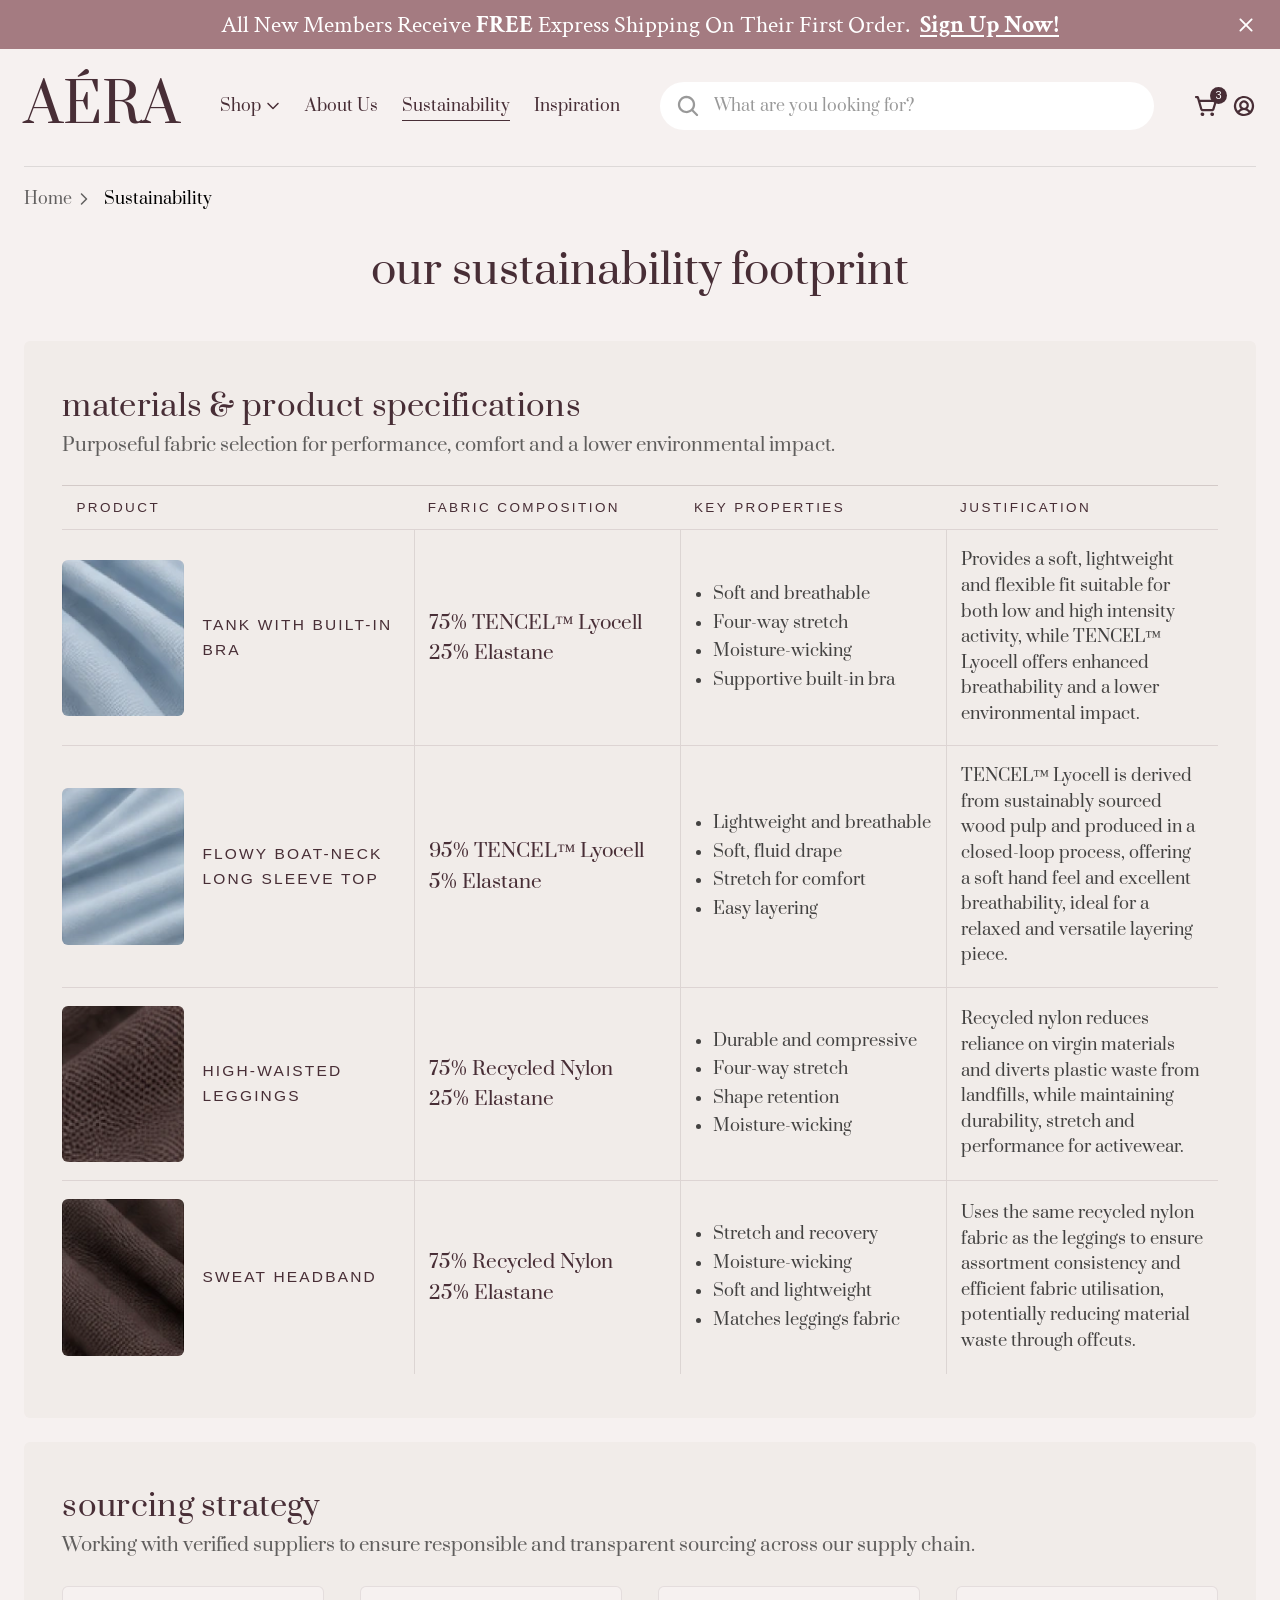
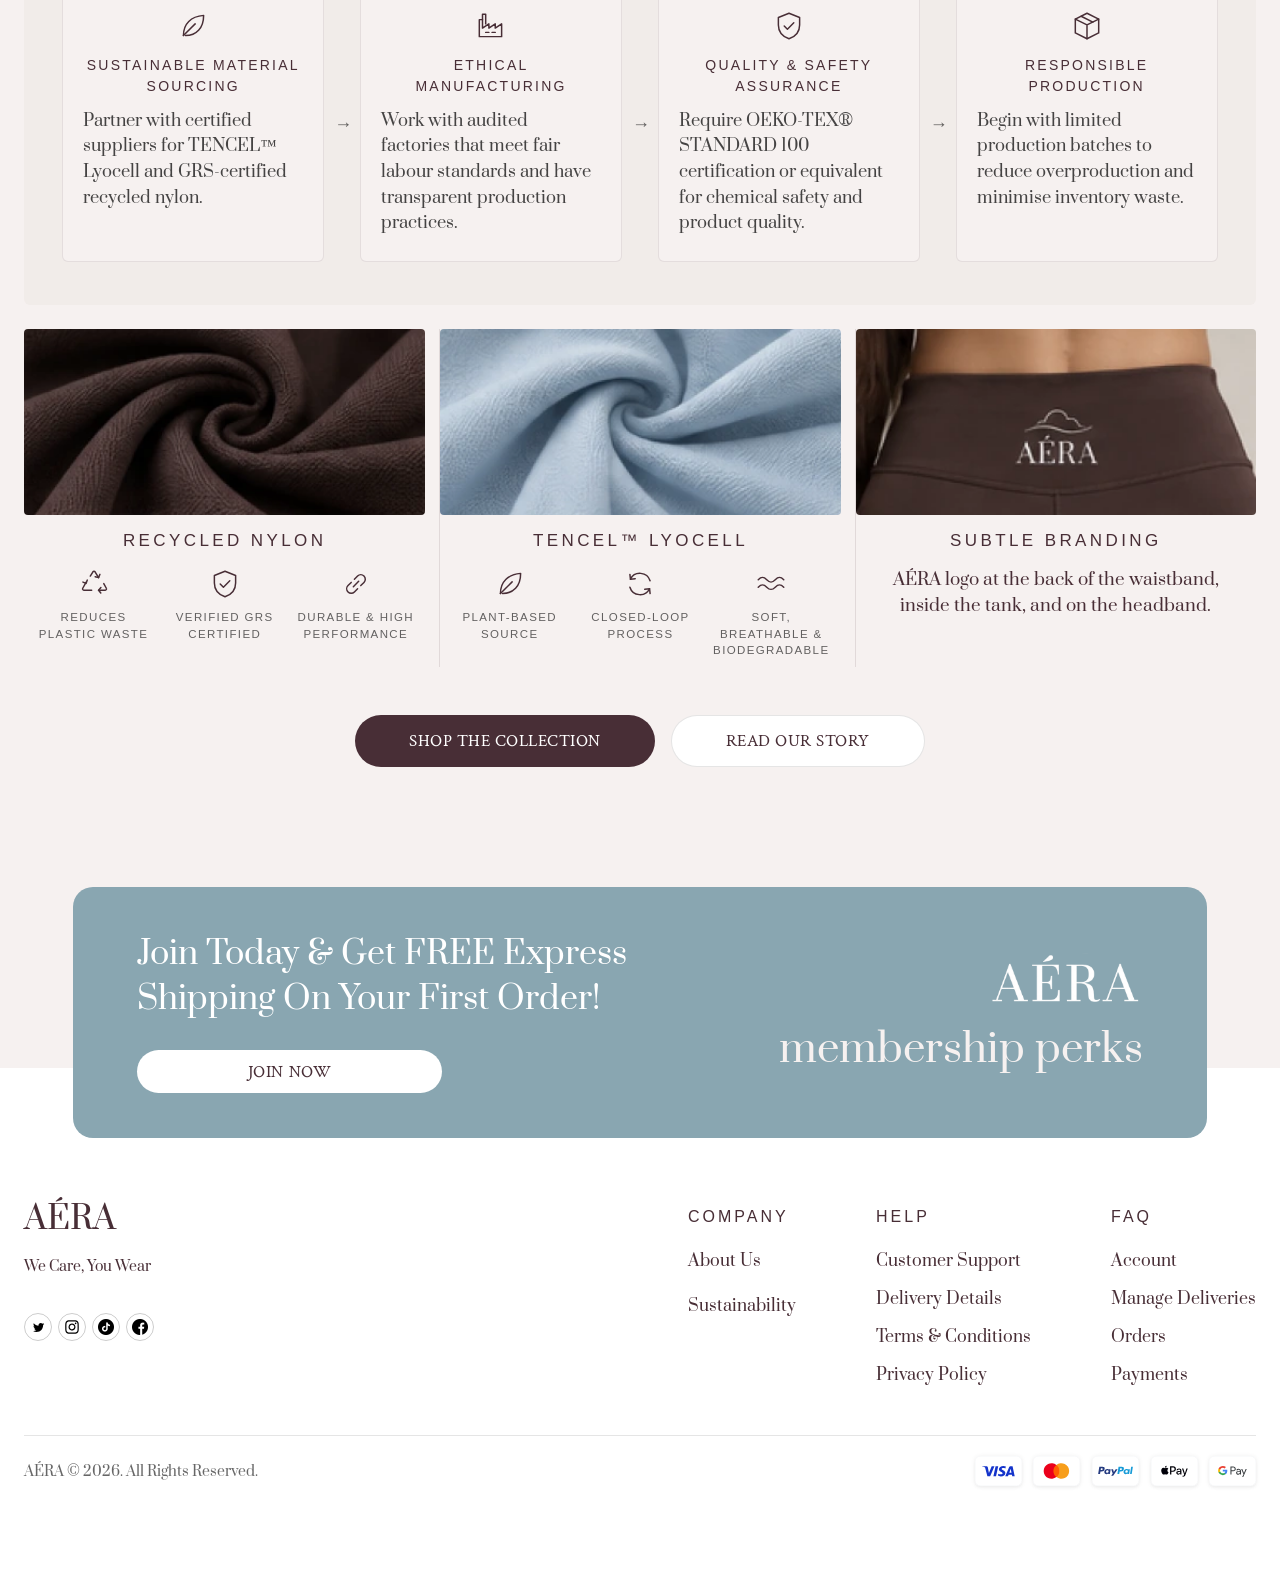
<file: sustainability.html>
<!doctype html>
<html lang="en-AU">
<head>
<meta charset="utf-8">
<meta name="viewport" content="width=device-width, initial-scale=1">
<title>Our Sustainability Footprint — AÉRA</title>
<meta name="description" content="AÉRA — conscious activewear made from certified natural and recycled fabrics. PFAS-free, made to last.">
<link href="https://api.fontshare.com/v2/css?f[]=satoshi@500&display=swap" rel="stylesheet">
<link rel="stylesheet" href="styles.css">
</head>
<body data-page="sustainability">
<div id="site-header"></div>

<main class="wrap page-top">
  <div class="crumbs-block has-line">
    <nav class="crumbs" aria-label="Breadcrumb">
      <a href="index.html">Home <img src="assets/chevron-small.svg" width="16" height="16" alt=""></a>
      <span aria-current="page">Sustainability</span>
    </nav>
  </div>

  <h1 class="page-title" style="margin-top:32px">Our Sustainability Footprint</h1>
<svg width="0" height="0" style="position:absolute" aria-hidden="true">
  <defs>
    <symbol id="i-leaf" viewBox="0 0 32 32"><path d="M7 25C7 14 14 7 26 6c0 12-7 19-17 19"/><path d="M7 25 18 14"/></symbol>
    <symbol id="i-factory" viewBox="0 0 32 32"><path d="M5 26V10h3v8l6-4v4l6-4v4l6-4v12z"/><path d="M8 10V5h3v9"/><path d="M11 22h3M17 22h3"/></symbol>
    <symbol id="i-shield" viewBox="0 0 32 32"><path d="M16 4 26 8v7c0 6.5-4.3 11-10 13C10.3 26 6 21.5 6 15V8z"/><path d="m11.5 16 3 3 6-6"/></symbol>
    <symbol id="i-box" viewBox="0 0 32 32"><path d="M16 4 27 9.5v13L16 28 5 22.5v-13z"/><path d="M5 9.5 16 15l11-5.5M16 15v13"/><path d="m10.5 6.8 11 5.5"/></symbol>
    <symbol id="i-recycle" viewBox="0 0 32 32"><path d="M12.5 8.5 15 4.5a1.2 1.2 0 0 1 2 0l3.3 5.5"/><path d="m21.6 6.9-1.3 3.1-3.2-.8"/><path d="M25.2 15.6 27.6 20a1.2 1.2 0 0 1-1 1.8h-6.3"/><path d="m22.4 24.4-2.1-2.6 2.2-2.5"/><path d="M13.8 21.8H6.4a1.2 1.2 0 0 1-1-1.8l3.1-5.6"/><path d="m5.6 14.2 2.9 1.2 1.2-3.1"/></symbol>
    <symbol id="i-link" viewBox="0 0 32 32"><path d="m13.5 18.5 5-5"/><path d="m11.5 14.5-3 3a4.2 4.2 0 0 0 6 6l3-3"/><path d="m20.5 17.5 3-3a4.2 4.2 0 0 0-6-6l-3 3"/></symbol>
    <symbol id="i-loop" viewBox="0 0 32 32"><path d="M25.5 13A10 10 0 0 0 7 11.5"/><path d="m6.5 7 .5 4.5 4.5-.5"/><path d="M6.5 19A10 10 0 0 0 25 20.5"/><path d="m25.5 25-.5-4.5-4.5.5"/></symbol>
    <symbol id="i-waves" viewBox="0 0 32 32"><path d="M4 12c3-3 5-3 8 0s5 3 8 0 5-3 8 0"/><path d="M4 19c3-3 5-3 8 0s5 3 8 0 5-3 8 0"/></symbol>
  </defs>
</svg>

  <div class="sus">
    <section class="sus-panel" aria-labelledby="spec-title">
      <h2 class="sus-h" id="spec-title">Materials &amp; product specifications</h2>
      <p class="sus-sub">Purposeful fabric selection for performance, comfort and a lower environmental impact.</p>
      <div class="spec" role="table" aria-label="Materials and product specifications">
        <div class="spec-row spec-head" role="row">
          <span role="columnheader">Product</span><span role="columnheader">Fabric composition</span><span role="columnheader">Key properties</span><span role="columnheader">Justification</span>
        </div>
        <div class="spec-row" role="row">
          <a class="spec-product" role="cell" href="product.html?id=tank&amp;color=blue"><img src="assets/sus-swatch-tank.webp" alt="" loading="lazy"><span>Tank with built-in bra</span></a>
          <div class="spec-cell" role="cell" data-label="Fabric composition"><p class="spec-comp">75% TENCEL™ Lyocell<br>25% Elastane</p></div>
          <div class="spec-cell" role="cell" data-label="Key properties"><ul><li>Soft and breathable</li><li>Four-way stretch</li><li>Moisture-wicking</li><li>Supportive built-in bra</li></ul></div>
          <div class="spec-cell" role="cell" data-label="Justification"><p>Provides a soft, lightweight and flexible fit suitable for both low and high intensity activity, while TENCEL™ Lyocell offers enhanced breathability and a lower environmental impact.</p></div>
        </div>
        <div class="spec-row" role="row">
          <a class="spec-product" role="cell" href="product.html?id=longsleeve&amp;color=blue"><img src="assets/sus-swatch-longsleeve.webp" alt="" loading="lazy"><span>Flowy boat-neck long sleeve top</span></a>
          <div class="spec-cell" role="cell" data-label="Fabric composition"><p class="spec-comp">95% TENCEL™ Lyocell<br>5% Elastane</p></div>
          <div class="spec-cell" role="cell" data-label="Key properties"><ul><li>Lightweight and breathable</li><li>Soft, fluid drape</li><li>Stretch for comfort</li><li>Easy layering</li></ul></div>
          <div class="spec-cell" role="cell" data-label="Justification"><p>TENCEL™ Lyocell is derived from sustainably sourced wood pulp and produced in a closed-loop process, offering a soft hand feel and excellent breathability, ideal for a relaxed and versatile layering piece.</p></div>
        </div>
        <div class="spec-row" role="row">
          <a class="spec-product" role="cell" href="product.html?id=leggings&amp;color=brown"><img src="assets/sus-swatch-leggings.webp" alt="" loading="lazy"><span>High-waisted leggings</span></a>
          <div class="spec-cell" role="cell" data-label="Fabric composition"><p class="spec-comp">75% Recycled Nylon<br>25% Elastane</p></div>
          <div class="spec-cell" role="cell" data-label="Key properties"><ul><li>Durable and compressive</li><li>Four-way stretch</li><li>Shape retention</li><li>Moisture-wicking</li></ul></div>
          <div class="spec-cell" role="cell" data-label="Justification"><p>Recycled nylon reduces reliance on virgin materials and diverts plastic waste from landfills, while maintaining durability, stretch and performance for activewear.</p></div>
        </div>
        <div class="spec-row" role="row">
          <a class="spec-product" role="cell" href="product.html?id=headband&amp;color=brown"><img src="assets/sus-swatch-headband.webp" alt="" loading="lazy"><span>Sweat headband</span></a>
          <div class="spec-cell" role="cell" data-label="Fabric composition"><p class="spec-comp">75% Recycled Nylon<br>25% Elastane</p></div>
          <div class="spec-cell" role="cell" data-label="Key properties"><ul><li>Stretch and recovery</li><li>Moisture-wicking</li><li>Soft and lightweight</li><li>Matches leggings fabric</li></ul></div>
          <div class="spec-cell" role="cell" data-label="Justification"><p>Uses the same recycled nylon fabric as the leggings to ensure assortment consistency and efficient fabric utilisation, potentially reducing material waste through offcuts.</p></div>
        </div>
      </div>
    </section>

    <section class="sus-panel" aria-labelledby="sourcing-title">
      <h2 class="sus-h" id="sourcing-title">Sourcing strategy</h2>
      <p class="sus-sub">Working with verified suppliers to ensure responsible and transparent sourcing across our supply chain.</p>
      <ol class="steps">
        <li class="step"><svg class="sus-ico" aria-hidden="true"><use href="#i-leaf"/></svg><h3>Sustainable material sourcing</h3><p>Partner with certified suppliers for TENCEL™ Lyocell and GRS-certified recycled nylon.</p></li>
        <li class="step"><svg class="sus-ico" aria-hidden="true"><use href="#i-factory"/></svg><h3>Ethical manufacturing</h3><p>Work with audited factories that meet fair labour standards and have transparent production practices.</p></li>
        <li class="step"><svg class="sus-ico" aria-hidden="true"><use href="#i-shield"/></svg><h3>Quality &amp; safety assurance</h3><p>Require OEKO-TEX® STANDARD 100 certification or equivalent for chemical safety and product quality.</p></li>
        <li class="step"><svg class="sus-ico" aria-hidden="true"><use href="#i-box"/></svg><h3>Responsible production</h3><p>Begin with limited production batches to reduce overproduction and minimise inventory waste.</p></li>
      </ol>
    </section>

    <section class="fabrics" aria-label="Our fabrics">
      <article class="fabric">
        <div class="fabric-img"><img src="assets/sus-nylon.webp" alt="Swirl of dark brown recycled nylon"></div>
        <h3>Recycled nylon</h3>
        <ul class="feats"><li><svg class="sus-ico" aria-hidden="true"><use href="#i-recycle"/></svg><span>Reduces plastic waste</span></li><li><svg class="sus-ico" aria-hidden="true"><use href="#i-shield"/></svg><span>Verified GRS certified</span></li><li><svg class="sus-ico" aria-hidden="true"><use href="#i-link"/></svg><span>Durable &amp; high performance</span></li></ul>
      </article>
      <article class="fabric">
        <div class="fabric-img"><img src="assets/sus-tencel.webp" alt="Swirl of baby blue TENCEL Lyocell"></div>
        <h3>TENCEL™ Lyocell</h3>
        <ul class="feats"><li><svg class="sus-ico" aria-hidden="true"><use href="#i-leaf"/></svg><span>Plant-based source</span></li><li><svg class="sus-ico" aria-hidden="true"><use href="#i-loop"/></svg><span>Closed-loop process</span></li><li><svg class="sus-ico" aria-hidden="true"><use href="#i-waves"/></svg><span>Soft, breathable &amp; biodegradable</span></li></ul>
      </article>
      <article class="fabric">
        <div class="fabric-img"><img src="assets/sus-branding.webp" alt="AÉRA logo on the back of the dark brown leggings waistband"></div>
        <h3>Subtle branding</h3>
        <p class="fabric-note">AÉRA logo at the back of the waistband, inside the tank, and on the headband.</p>
      </article>
    </section>
  </div>
  <div class="page-cta"><a class="btn btn-dark" href="shop.html">Shop the collection</a><a class="btn btn-light" href="about.html">Read our story</a></div>
</main>

<div id="site-footer"></div>
<script src="app.js"></script>
</body>
</html>
</file>
<file: styles.css>
/* ============================================================
   AÉRA — website prototype styles
   Tokens come straight from the Figma variables.
   ============================================================ */
/* Self-hosted brand fonts (SIL Open Font License — see /fonts). Satoshi loads from Fontshare. */
@font-face { font-family: "Prata"; font-style: normal; font-weight: 400; font-display: swap; src: url("fonts/prata-latin-400-normal.woff2") format("woff2"); }
@font-face { font-family: "Crimson Text"; font-style: normal; font-weight: 400; font-display: swap; src: url("fonts/crimson-text-latin-400-normal.woff2") format("woff2"); }
@font-face { font-family: "Crimson Text"; font-style: normal; font-weight: 700; font-display: swap; src: url("fonts/crimson-text-latin-700-normal.woff2") format("woff2"); }

:root {
  --bg: #f6f1f0;          /* background */
  --mauve: #a47b81;       /* mauve */
  --brown: #482e36;       /* dark-brown */
  --blue: #89a6b1;        /* dark-blue */
  --card: #f0eeed;        /* product image wells */
  --pill: #f0f0f0;        /* quantity + promo pills */
  --white: #fff;
  --ink: #000;
  --muted: rgba(0, 0, 0, .6);
  --faint: rgba(0, 0, 0, .4);
  --line: rgba(0, 0, 0, .1);
  --sale: #b54141;
  --swatch-blue: #a1bcd9;  /* swatch fills from the product page export */
  --swatch-brown: #53392c;

  --serif: "Prata", Georgia, serif;
  --crimson: "Crimson Text", Georgia, serif;
  --sans: "Satoshi", "Helvetica Neue", Arial, sans-serif;

  --header-w: 1240px;
  --content-w: 1274px;
  --gutter: 24px;
  --radius: 20px;
}

*, *::before, *::after { box-sizing: border-box; }
html { -webkit-text-size-adjust: 100%; scroll-behavior: smooth; }
body {
  margin: 0;
  background: var(--bg);
  color: var(--brown);
  font-family: var(--serif);
  font-size: 16px;
  line-height: normal;
  overflow-x: hidden;
  overflow-x: clip;
}
img { display: block; max-width: 100%; }
a { color: inherit; text-decoration: none; }
button { font: inherit; color: inherit; background: none; border: 0; padding: 0; cursor: pointer; }
input, select, textarea { font: inherit; color: inherit; }
h1, h2, h3, h4, p { margin: 0; font-weight: 400; }
:focus-visible { outline: 2px solid var(--brown); outline-offset: 3px; }
[hidden] { display: none !important; }
.sr-only { position: absolute; width: 1px; height: 1px; overflow: hidden; clip: rect(0 0 0 0); white-space: nowrap; }

/* Images that have not been downloaded yet: keep layout, hide the broken icon */
img.is-missing { visibility: hidden; }

.wrap { width: 100%; max-width: calc(var(--content-w) + var(--gutter) * 2); margin: 0 auto; padding: 0 var(--gutter); }
.wrap-header { max-width: calc(var(--header-w) + var(--gutter) * 2); }

/* ---------- Buttons ---------- */
.btn {
  display: inline-flex; align-items: center; justify-content: center; gap: 12px;
  height: 52px; padding: 16px 54px; border-radius: 62px;
  font-family: var(--crimson); font-weight: 400; font-size: 17px; line-height: 1; text-transform: uppercase; letter-spacing: .03em; white-space: nowrap;
  transition: transform .15s ease, background-color .2s ease, opacity .2s ease;
}
.btn:active { transform: scale(.98); }
.btn-dark { background: var(--brown); color: #fff; }
.btn-dark:hover { background: #5a3b45; }
.btn-light { background: #fff; color: var(--brown); border: 1px solid var(--line); }
.btn-light:hover { background: #faf8f7; }
.btn-crimson { }  /* kept for markup compatibility; every .btn now shares the JOIN NOW style */

/* ---------- Announcement bar ---------- */
.announce {
  position: relative; height: 49px; background: var(--mauve); color: #fff;
  display: flex; align-items: center; justify-content: center; overflow: hidden;
  font-family: var(--crimson); font-size: 24px; padding: 0 56px;
}
.announce p { white-space: nowrap; overflow: hidden; text-overflow: ellipsis; }
.announce b, .announce a { font-weight: 700; }
.announce a { text-decoration: underline; text-underline-offset: 3px; }
.announce-close { position: absolute; right: max(16px, calc(50% - 616px)); top: 50%; transform: translateY(-50%); width: 20px; height: 20px; }
.announce.is-hidden { display: none; }

/* ---------- Header ---------- */
.site-header { padding: 33px 0 0; }
.header-row { display: flex; align-items: center; gap: 40px; height: 48px; }
.logo { font-family: var(--serif); font-size: 54px; line-height: 39px; color: var(--brown); white-space: nowrap; flex-shrink: 0; }
.main-nav { display: flex; align-items: center; gap: 24px; flex-shrink: 0; }
.main-nav > a, .nav-shop > button { font-size: 16px; color: var(--brown); white-space: nowrap; position: relative; }
.main-nav > a::after, .nav-shop > button span::after {
  content: ""; position: absolute; left: 0; right: 0; bottom: -4px; height: 1px; background: currentColor;
  transform: scaleX(0); transform-origin: left; transition: transform .25s ease;
}
.main-nav > a:hover::after, .main-nav > a[aria-current="page"]::after { transform: scaleX(1); }
.nav-shop { position: relative; }
.nav-shop > button { display: flex; align-items: center; gap: 4px; }
.nav-shop > button span { position: relative; }
.nav-shop > button img { transition: transform .2s ease; }
.nav-shop.is-open > button img { transform: rotate(180deg); }
.nav-dropdown {
  position: absolute; top: calc(100% + 14px); left: -16px; z-index: 40; min-width: 180px;
  background: #fff; border: 1px solid var(--line); border-radius: 16px; padding: 8px;
  box-shadow: 0 12px 32px rgba(72, 46, 54, .12);
  opacity: 0; visibility: hidden; transform: translateY(-6px); transition: all .2s ease;
}
.nav-shop.is-open .nav-dropdown { opacity: 1; visibility: visible; transform: none; }
.nav-dropdown a { display: block; padding: 10px 14px; border-radius: 10px; font-size: 16px; }
.nav-dropdown a:hover { background: var(--bg); }

.search {
  flex: 1 1 0; min-width: 0; display: flex; align-items: center; gap: 12px;
  background: #fff; border-radius: 62px; padding: 12px 16px; height: 48px;
}
.search img { flex-shrink: 0; }
.search input { border: 0; outline: 0; background: transparent; width: 100%; font-family: var(--serif); font-size: 16px; color: var(--brown); }
.search input::placeholder { color: var(--faint); }
.search:focus-within { box-shadow: 0 0 0 1.5px var(--brown); }
.header-icons { display: flex; gap: 14px; flex-shrink: 0; align-items: center; }
.header-icons a, .header-icons button { position: relative; display: block; width: 24px; height: 24px; }
.cart-count {
  position: absolute; top: -7px; right: -9px; min-width: 17px; height: 17px; padding: 0 4px;
  border-radius: 9px; background: var(--brown); color: #fff; font: 500 11px/17px var(--sans); text-align: center;
}
.cart-count[hidden] { display: none; }
.menu-toggle { display: none; width: 28px; height: 28px; color: var(--brown); }

/* Mobile drawer */
.drawer { position: fixed; inset: 0; z-index: 90; visibility: hidden; }
.drawer.is-open { visibility: visible; }
.drawer-scrim { position: absolute; inset: 0; background: rgba(72, 46, 54, .35); opacity: 0; transition: opacity .25s; }
.drawer.is-open .drawer-scrim { opacity: 1; }
.drawer-panel {
  position: absolute; top: 0; left: 0; bottom: 0; width: min(340px, 86vw); background: var(--bg);
  padding: 24px; display: flex; flex-direction: column; gap: 24px; transform: translateX(-100%); transition: transform .3s ease;
}
.drawer.is-open .drawer-panel { transform: none; }
.drawer-panel .search { flex: none; }
.drawer-links { display: flex; flex-direction: column; }
.drawer-links a { padding: 14px 0; border-bottom: 1px solid var(--line); font-size: 18px; }
.drawer-links a.sub { padding-left: 16px; font-size: 16px; color: var(--muted); }
.drawer-head { display: flex; justify-content: space-between; align-items: center; }
.drawer-head .logo { font-size: 40px; line-height: 30px; }

/* ---------- Breadcrumb ---------- */
.page-top { padding-top: 36px; }
.crumbs-block { display: flex; flex-direction: column; gap: 21px; }
.crumbs-block.has-line { border-top: 1px solid var(--line); padding-top: 21px; }
.crumbs { display: flex; align-items: center; gap: 12px; flex-wrap: wrap; font-size: 16px; color: var(--ink); }
.crumbs a { display: flex; align-items: center; gap: 4px; color: var(--muted); }
.crumbs a:hover { color: var(--brown); }

.page-title { font-size: 42px; color: var(--brown); text-align: center; }

/* ---------- Product cards ---------- */
.p-card { display: flex; flex-direction: column; gap: 11px; width: 100%; color: var(--ink); }
.p-media { position: relative; aspect-ratio: 295 / 298; border-radius: var(--radius); background: var(--card); overflow: hidden; }
.p-media img {
  position: absolute; left: 50%; top: var(--top, 0%); height: var(--h, 100%); width: auto; max-width: none; object-fit: cover;
  transform: translateX(-50%); transition: transform .5s cubic-bezier(.2, .7, .2, 1);
}
.p-card:hover .p-media img { transform: translateX(-50%) scale(1.04); }
.p-name { font-size: 20px; }
.p-rating { display: flex; align-items: center; gap: 13px; font-size: 14px; }
.p-rating span em { font-style: normal; color: var(--muted); }
.p-price { font-size: 24px; }
.stars-text { color: #ffc633; letter-spacing: 2px; font-size: 18px; line-height: 1; }

/* ---------- Review cards ---------- */
.review {
  background: #fff; border: 1px solid var(--line); border-radius: var(--radius);
  padding: 28px 32px; display: flex; flex-direction: column; gap: 24px;
}
.review-top { display: flex; justify-content: space-between; align-items: flex-start; gap: 12px; }
.review-body { display: flex; flex-direction: column; gap: 15px; min-width: 0; flex: 1; }
.review-who { display: flex; align-items: center; gap: 4px; font-size: 20px; line-height: 22px; color: var(--ink); }
.review-text { font-size: 16px; line-height: 22px; color: var(--muted); margin-top: -3px; }
.review-date { font-size: 16px; line-height: 22px; color: var(--brown); }
.review-more { width: 24px; height: 24px; flex-shrink: 0; position: relative; }
.review-menu {
  position: absolute; right: 0; top: 28px; background: #fff; border: 1px solid var(--line); border-radius: 12px;
  padding: 6px; box-shadow: 0 10px 24px rgba(0, 0, 0, .08); z-index: 5; white-space: nowrap; display: none;
}
.review-menu.is-open { display: block; }
.review-menu button { display: block; width: 100%; text-align: left; padding: 8px 12px; border-radius: 8px; font-size: 14px; }
.review-menu button:hover { background: var(--bg); }

/* ---------- Pills (sizes) ---------- */
.pills { display: flex; flex-wrap: wrap; gap: 8px; }
.pill {
  background: #fff; border-radius: 62px; padding: 10px 20px; font-family: var(--serif); font-size: 14px; color: var(--muted);
  transition: background .2s, color .2s;
}
.pill:hover { color: var(--brown); }
.pill[aria-pressed="true"] { background: var(--brown); color: #fff; font-family: var(--sans); font-weight: 500; }

/* ---------- Swatches ---------- */
.swatches { display: flex; gap: 16px; }
.swatch {
  width: 37px; height: 37px; border-radius: 50%; position: relative; border: 2px solid transparent;
  box-shadow: inset 0 0 0 1px rgba(0, 0, 0, .06); transition: transform .15s;
}
.swatch:hover { transform: scale(1.06); }
.swatch[data-color="blue"] { background: var(--swatch-blue); }
.swatch[data-color="brown"] { background: var(--swatch-brown); box-shadow: inset 0 0 0 1px rgba(0, 0, 0, .2); }
.swatch[aria-pressed="true"]::after {
  content: ""; position: absolute; left: 50%; top: 46%; width: 8px; height: 14px; border: solid #fff; border-width: 0 2px 2px 0;
  transform: translate(-50%, -50%) rotate(45deg);
}

/* ---------- Membership perks + footer ---------- */
.footer-area { margin-top: 120px; background: linear-gradient(to bottom, transparent 181px, #fff 181px); }
.page-home .footer-area { margin-top: 30px; }
.perks {
  max-width: 1134px; margin: 0 auto; min-height: 251px; border-radius: var(--radius); background: var(--blue);
  padding: 36px 64px; display: flex; align-items: center; justify-content: space-between; gap: 32px; overflow: hidden;
}
.perks-left { display: flex; flex-direction: column; gap: 28px; align-items: flex-start; }
.perks-left p { font-size: 32px; line-height: 45px; color: #fff; max-width: 618px; }
.perks-left button { width: 305px; max-width: 100%; height: 43px; background: #fff; border-radius: 62px; font-family: var(--crimson); font-size: 17px; letter-spacing: .03em; color: var(--brown); transition: transform .15s; }
.perks-left button:hover { transform: translateY(-1px); }
.perks-right { display: flex; flex-direction: column; align-items: flex-end; gap: 12px; flex-shrink: 0; }
.perks-right p { font-size: 40px; line-height: 45px; color: var(--bg); text-align: right; }
.crop { position: relative; overflow: hidden; flex-shrink: 0; }
.crop img { position: absolute; max-width: none; }
.perks-logo { width: 154px; height: 62px; }
.perks-logo img { height: 203.32%; left: -30.33%; top: -84.4%; width: 146.66%; }

.site-footer { padding: 70px 0 0; background: #fff; }
.footer-wrap { max-width: calc(1239px + var(--gutter) * 2); }
.footer-top { display: flex; justify-content: space-between; align-items: flex-start; gap: 40px; padding-bottom: 50px; border-bottom: 1px solid var(--line); }
.footer-brand { display: flex; flex-direction: column; gap: 35px; }
.footer-brand .logo { font-size: 32px; line-height: 23px; }
.footer-brand p { font-size: 14px; line-height: 22px; margin-top: -10px; }
.social { display: flex; gap: 6px; }
.social a { position: relative; width: 28px; height: 28px; display: block; transition: transform .15s; }
.social a:hover { transform: translateY(-2px); }
.social a > img { position: absolute; }
.social .bg { inset: 0; width: 28px; height: 28px; }
.footer-cols { display: flex; justify-content: flex-end; gap: 80px; }
.footer-col { display: flex; flex-direction: column; gap: 26px; }
.footer-col h4 { font-family: var(--sans); font-weight: 500; font-size: 16px; line-height: 18px; letter-spacing: 3px; text-transform: uppercase; }
.footer-col ul { list-style: none; margin: 0; padding: 0; display: flex; flex-direction: column; gap: 19px; font-size: 16px; line-height: 19px; }
.footer-col.company ul { gap: 26px; }
.footer-col a:hover { text-decoration: underline; text-underline-offset: 3px; }
.footer-bottom { display: flex; justify-content: space-between; align-items: center; gap: 16px; padding: 20px 0 90px; }
.footer-bottom p { font-size: 14px; color: var(--muted); }
.badges { display: flex; gap: 12px; align-items: flex-end; }
.badge { width: 46.614px; height: 30.03px; position: relative; flex-shrink: 0; }
.badge img { width: 46.84px; height: 30.25px; max-width: none; margin: -.11px; border-radius: 5px; box-shadow: 0 .5px 5px rgba(0, 0, 0, .07), 0 2px 2px rgba(183, 183, 183, .08); }

/* ---------- Modal + toast ---------- */
.modal { position: fixed; inset: 0; z-index: 100; display: grid; place-items: center; padding: 16px; visibility: hidden; }
.modal.is-open { visibility: visible; }
.modal-scrim { position: absolute; inset: 0; background: rgba(72, 46, 54, .4); opacity: 0; transition: opacity .2s; }
.modal.is-open .modal-scrim { opacity: 1; }
.modal-card {
  position: relative; width: min(480px, 100%); max-height: calc(100vh - 32px); overflow: auto;
  background: var(--bg); border-radius: var(--radius); padding: 36px 32px 32px;
  transform: translateY(12px) scale(.98); opacity: 0; transition: all .25s ease;
}
.modal.is-open .modal-card { transform: none; opacity: 1; }
.modal-close { position: absolute; right: 18px; top: 18px; width: 32px; height: 32px; font-size: 26px; line-height: 1; color: var(--brown); }
.modal-card h3 { font-size: 30px; margin-bottom: 8px; }
.modal-card .lede { color: var(--muted); font-size: 16px; line-height: 22px; margin-bottom: 22px; }
.form { display: flex; flex-direction: column; gap: 14px; }
.field { display: flex; flex-direction: column; gap: 6px; font-size: 14px; color: var(--muted); }
.field input, .field textarea, .field select {
  border: 1px solid var(--line); background: #fff; border-radius: 14px; padding: 12px 16px; font-family: var(--serif); font-size: 16px; color: var(--brown); outline: none;
}
.field input:focus, .field textarea:focus { border-color: var(--brown); }
.field textarea { min-height: 110px; resize: vertical; }
.form .btn { width: 100%; margin-top: 6px; }
.form-note { font-size: 14px; min-height: 18px; }
.form-note.err { color: var(--sale); }
.form-note.ok { color: #3c7a52; }
.star-input { display: flex; gap: 4px; font-size: 28px; color: #d9cfcc; }
.star-input button { color: inherit; transition: transform .1s; }
.star-input button.on { color: #ffc633; }
.star-input button:hover { transform: scale(1.12); }

.toast {
  position: fixed; left: 50%; top: calc(20px + env(safe-area-inset-top, 0px)); z-index: 120; transform: translate(-50%, -20px); opacity: 0;
  max-width: calc(100vw - 32px); text-align: center;
  background: var(--brown); color: #fff; padding: 14px 22px; border-radius: 62px; font-family: var(--sans); font-weight: 500; font-size: 15px;
  display: flex; gap: 14px; align-items: center; transition: all .3s ease; pointer-events: none; box-shadow: 0 12px 30px rgba(72, 46, 54, .25);
}
.toast.is-on { opacity: 1; transform: translate(-50%, 0); pointer-events: auto; }
.toast a { text-decoration: underline; text-underline-offset: 3px; }

/* ============================================================
   HOME
   ============================================================ */
.tagline-bar { position: relative; z-index: 2; height: 49px; background: var(--brown); display: grid; place-items: center; margin-top: 25px; }
.tagline-bar p { font-family: var(--crimson); font-weight: 700; font-size: 22px; color: #fff; }
/* Hero photo keeps its own proportions (no stretching). At 1440px wide it matches the Figma crop exactly;
   wider screens get a proportionally taller hero so the framing holds instead of zooming in. */
.hero { position: relative; height: clamp(651px, 45.2vw, 900px); margin-top: -45px; overflow: hidden; }
.hero-media { position: absolute; inset: 0; opacity: .96; overflow: hidden; }
.hero-media img { position: absolute; max-width: none; width: 134.35%; height: auto; left: -4.38%; top: 46px; }
.hero-copy { position: relative; padding-top: 145px; }
.hero h1 { font-size: 64px; line-height: 64px; color: var(--brown); max-width: 577px; }
.hero .btn { margin-top: 95px; width: 210px; padding: 16px 0; }

.usp { background: var(--brown); color: #fff; padding: 20px 0; min-height: 126px; }
.usp-row { max-width: 1113px; margin: 0 auto; display: flex; justify-content: space-between; gap: 24px; padding: 0 var(--gutter); box-sizing: content-box; }
.usp-item { display: flex; flex-direction: column; align-items: center; gap: 4px; text-align: center; font-family: var(--crimson); }
.usp-item strong { font-size: 20px; line-height: 22px; }
.usp-item span { font-size: 16px; line-height: 22px; }

.section-title { font-size: 48px; text-align: center; color: var(--brown); }
.arrivals { padding-top: 56px; }
.arrivals-row { max-width: 1297px; margin: 54px auto 0; display: grid; grid-template-columns: repeat(4, 295px); justify-content: space-between; padding: 0 var(--gutter); box-sizing: content-box; }
.arrivals .p-card { gap: 16px; align-items: center; text-align: center; }
.arrivals .p-media { background: var(--bg); width: 100%; }
.arrivals .p-meta { display: flex; flex-direction: column; gap: 8px; }
.arrivals .center { display: flex; justify-content: center; margin-top: 55px; }
.arrivals .btn { width: 218px; padding: 16px 0; }

.story-banner { display: block; position: relative; height: clamp(285px, 19.8vw, 440px); margin-top: 74px; overflow: hidden; }
/* Banner keeps its proportions: bottom-aligned like Figma up to 1440px, then centred on the caption. */
.story-banner img { position: absolute; max-width: none; width: calc(100% + 24px); height: auto; left: -12px; bottom: 0; }
@media (min-width: 1441px) { .story-banner img { bottom: auto; top: 50%; transform: translateY(-86%); } }

.occasion { padding: 52px 0 62px; }
.occasion-grid { max-width: 1279px; margin: 40px auto 0; display: grid; grid-template-columns: 1fr 1fr; gap: 24px; padding: 0 var(--gutter); box-sizing: content-box; }
.occasion-card { position: relative; height: 289px; border: 1px solid #fff; border-radius: var(--radius); overflow: hidden; display: block; }
.occasion-card h3 { position: absolute; z-index: 1; font-size: 36px; transition: transform .3s ease; }
.occasion-card:hover h3 { transform: translateX(6px); }
.occasion-card .crop, .occasion-card .crop img { transition: transform .6s cubic-bezier(.2, .7, .2, 1); }
.occasion-card:hover .crop { transform: scale(1.03); }
.occ-lounge { background: #badceb; }
.occ-lounge h3 { left: 48px; top: 31px; color: var(--bg); }
.occ-lounge .crop { position: absolute; width: 1139px; height: 392px; left: -413px; top: -104px; }
.occ-lounge .crop img { height: 134.72%; left: -16.62%; top: 26.48%; width: 109.27%; }
.occ-fitness h3 { left: 29.5px; top: 28px; color: var(--brown); }
.occ-fitness .crop { position: absolute; inset: 0; }
.occ-fitness .crop img { height: 109.89%; left: -63.69%; top: .15%; width: 190.03%; }

.newsletter { max-width: 1279px; margin: 0 auto; padding: 0 var(--gutter); box-sizing: content-box; }
.newsletter-card { background: var(--brown); border-radius: var(--radius); padding: 36px 64px; min-height: 179px; display: flex; justify-content: space-between; align-items: center; gap: 32px; }
.newsletter-card h2 { font-size: 40px; line-height: 45px; color: #fff; max-width: 551px; }
.newsletter-form { display: flex; flex-direction: column; gap: 14px; width: 349px; max-width: 100%; }
.newsletter-form label { background: #fff; border-radius: 62px; padding: 12px 24px; display: flex; gap: 16px; align-items: center; }
.newsletter-form input { border: 0; outline: 0; width: 100%; font-family: var(--crimson); font-size: 16px; color: var(--brown); background: transparent; }
.newsletter-form input::placeholder { color: rgba(0, 0, 0, .5); }
.newsletter-form button { background: #fff; border-radius: 62px; padding: 12px 16px; font-family: var(--crimson); font-size: 17px; letter-spacing: .03em; color: var(--brown); transition: background .2s; }
.newsletter-form button:hover { background: var(--bg); }
.newsletter-form { position: relative; }
.newsletter-form .form-note { position: absolute; top: 100%; margin-top: 8px; color: #fff; padding-left: 24px; min-height: 0; }

.reviews { margin-top: 79px; overflow: hidden; }
.reviews-head { display: flex; justify-content: space-between; align-items: center; }
.reviews-head .section-title { text-align: left; }
.reviews-arrows { display: flex; gap: 20px; }
.reviews-arrows button { width: 24.752px; height: 24px; display: grid; place-items: center; transition: opacity .2s; }
.reviews-arrows button:disabled { opacity: .3; cursor: default; }
.reviews-viewport { margin-top: 36px; }
.reviews-track { display: flex; gap: 20px; transition: transform .5s cubic-bezier(.2, .7, .2, 1); will-change: transform; }
.reviews-track .review { width: 400px; min-height: 240px; flex-shrink: 0; transition: filter .4s; }
.reviews-track .review.is-blur { filter: blur(2px); }

.about-teaser { padding: 88px 0 62px; text-align: center; }
.about-teaser .cloud { width: 150px; height: 53px; margin: 0 auto; }
.about-teaser .cloud img { height: 299.08%; left: -47.67%; top: -99.54%; width: 189.33%; }
.about-teaser p { max-width: 1090px; margin: 32px auto 0; font-size: 24px; color: var(--brown); }
.about-teaser a { display: inline-block; margin-top: 20px; font-family: var(--crimson); font-size: 18px; text-decoration: underline; text-underline-offset: 4px; }

/* ============================================================
   SHOP
   ============================================================ */
.shop-banner { position: relative; height: 261px; background: #f2efea; overflow: hidden; margin-top: 38px; }
.shop-banner img { position: absolute; left: -38px; top: 0; width: 1442px; height: 261px; max-width: none; object-fit: cover; }
.shop-layout { display: flex; gap: 20px; align-items: flex-start; margin-top: 24px; }
.filters {
  width: 295px; flex-shrink: 0; border: 1px solid var(--line); border-radius: var(--radius); padding: 20px 24px;
  display: flex; flex-direction: column; gap: 24px; position: sticky; top: 16px; background: var(--bg);
}
.filters hr { border: 0; border-top: 1px solid var(--line); margin: 0; }
.f-head { display: flex; justify-content: space-between; align-items: center; }
.f-head h2, .f-group-head h3 { font-size: 20px; color: var(--brown); }
.f-head button { width: 24px; height: 24px; }
.f-list { display: flex; flex-direction: column; gap: 20px; }
.f-list button { display: flex; justify-content: space-between; align-items: center; width: 100%; height: 16px; font-size: 16px; color: var(--muted); text-align: left; transition: color .15s; }
.f-list button:hover { color: var(--brown); }
.f-list button[aria-pressed="true"] { color: var(--brown); }
.f-list button[aria-pressed="true"] span::before { content: "• "; }
.f-group { display: flex; flex-direction: column; gap: 20px; }
.f-group-head { display: flex; justify-content: space-between; align-items: center; width: 100%; text-align: left; }
.f-group-head img { transition: transform .2s; }
.f-group.is-collapsed .f-group-head img { transform: rotate(180deg); }
.f-group.is-collapsed .f-body { display: none; }
.f-group.colors .f-group-head h3 { color: var(--ink); }

.range { position: relative; height: 44px; width: 247px; max-width: 100%; }
.range-track { position: absolute; left: 10px; right: 10px; top: 8px; height: 4px; border-radius: 4px; background: #e2dbd9; }
.range-fill { position: absolute; top: 8px; height: 4px; border-radius: 4px; background: var(--brown); }
.range input { position: absolute; left: 0; top: 0; width: 100%; height: 20px; margin: 0; background: none; pointer-events: none; -webkit-appearance: none; appearance: none; }
.range input::-webkit-slider-thumb { -webkit-appearance: none; pointer-events: auto; width: 20px; height: 20px; border-radius: 50%; background: var(--brown); cursor: grab; border: 0; }
.range input::-moz-range-thumb { pointer-events: auto; width: 20px; height: 20px; border-radius: 50%; background: var(--brown); cursor: grab; border: 0; }
.range input::-webkit-slider-runnable-track { background: none; }
.range-label { position: absolute; top: 24px; font-family: var(--sans); font-weight: 500; font-size: 14px; color: var(--brown); transform: translateX(-50%); white-space: nowrap; }

.f-styles { display: flex; flex-direction: column; gap: 20px; }
.filters .btn { height: 48px; width: 100%; padding: 16px; }
.filters-mobile-toggle { display: none; }

.shop-main { flex: 1; min-width: 0; display: flex; flex-direction: column; gap: 16px; }
.shop-head { display: flex; justify-content: space-between; align-items: center; gap: 16px; }
.shop-head h1 { font-size: 32px; color: var(--brown); }
.shop-head p { font-size: 16px; color: var(--muted); }
.shop-grid { display: grid; grid-template-columns: repeat(3, minmax(0, 295px)); column-gap: 20px; row-gap: 42px; padding-bottom: 42px; border-bottom: 1px solid var(--line); }
.shop-empty { grid-column: 1 / -1; padding: 60px 0; text-align: center; color: var(--muted); }
.shop-empty button { margin-top: 16px; }
.chip-row { display: flex; gap: 8px; flex-wrap: wrap; }
.chip { display: inline-flex; gap: 8px; align-items: center; background: #fff; border-radius: 62px; padding: 6px 14px; font-size: 14px; }
.chip button { font-size: 16px; line-height: 1; color: var(--muted); }

/* ============================================================
   PRODUCT
   ============================================================ */
.pdp { display: flex; gap: 40px; margin-top: 32px; align-items: stretch; }
.gallery { display: flex; gap: 14px; width: 574px; flex-shrink: 0; }
.thumbs { display: flex; flex-direction: column; gap: 14px; width: 152px; flex-shrink: 0; }
.thumb { background: var(--card); border-radius: var(--radius); border: 1px solid transparent; display: grid; place-items: center; overflow: hidden; transition: border-color .2s; }
.thumb img { max-width: 100%; object-fit: cover; }
.thumb[aria-pressed="true"] { border-color: #000; }
.main-img { flex: 1; background: var(--card); border-radius: var(--radius); display: grid; place-items: center; overflow: hidden; min-height: 599px; cursor: zoom-in; }
.main-img img { height: 543px; width: auto; max-width: 92%; object-fit: contain; transition: opacity .25s ease, transform .4s ease; }
.main-img.is-zoom img { transform: scale(1.5); cursor: zoom-out; }

.pdp-info { flex: 1; max-width: 590px; display: flex; flex-direction: column; gap: 24px; }
.pdp-info h1 { font-size: 40px; color: var(--ink); }
.pdp-rating { display: flex; align-items: center; gap: 16px; font-size: 16px; color: var(--ink); margin-top: 10px; }
.pdp-rating em { font-style: normal; color: var(--muted); }
.pdp-price { font-size: 32px; color: var(--ink); margin-top: 10px; }
.pdp-desc { font-size: 16px; line-height: 22px; color: var(--muted); }
.pdp-block { display: flex; flex-direction: column; gap: 21px; padding-bottom: 24px; border-bottom: 1px solid var(--line); }
.pdp-block:first-child { gap: 24px; }
.pdp-label { font-size: 16px; color: var(--muted); }
.pdp-label b { font-weight: 400; color: var(--brown); }
.pdp-buy { display: flex; gap: 20px; }
.qty { background: #fff; border-radius: 62px; height: 52px; width: 170px; padding: 0 20px; display: flex; align-items: center; justify-content: space-between; flex-shrink: 0; }
.qty button { width: 24px; height: 24px; }
.qty output { font-family: var(--sans); font-weight: 500; font-size: 16px; color: var(--brown); }
.pdp-buy .btn { width: 400px; flex: 0 1 400px; }

.tabs { display: grid; grid-template-columns: repeat(3, 1fr); margin-top: 36px; }
.tab { display: flex; flex-direction: column; gap: 24px; align-items: center; font-size: 20px; line-height: 22px; color: var(--muted); padding-top: 4px; }
.tab::after { content: ""; display: block; width: 100%; height: 1px; background: var(--line); }
.tab[aria-selected="true"] { color: var(--brown); }
.tab[aria-selected="true"]::after { height: 2px; background: var(--brown); margin-top: -1px; }
.tab-panel { margin-top: 36px; }
.tab-panel[hidden] { display: none; }

.rv-head { display: flex; align-items: center; justify-content: space-between; gap: 16px; flex-wrap: wrap; }
.rv-head h2 { font-size: 24px; color: var(--brown); display: flex; gap: 12px; align-items: center; }
.rv-head h2 small { font-size: 20px; }
.rv-controls { display: flex; gap: 10px; align-items: center; position: relative; }
.round-btn { width: 48px; height: 48px; border-radius: 62px; background: #fff; display: grid; place-items: center; }
.select-pill { position: relative; height: 48px; width: 120px; background: #fff; border-radius: 62px; }
.select-pill select { appearance: none; -webkit-appearance: none; border: 0; outline: 0; background: transparent; width: 100%; height: 100%; padding: 0 40px 0 20px; font-family: var(--crimson); font-size: 17px; text-transform: uppercase; letter-spacing: .03em; color: var(--brown); cursor: pointer; }
.select-pill img { position: absolute; right: 20px; top: 16px; pointer-events: none; }
.rv-controls .btn { height: 48px; width: 190px; padding: 16px 20px; }
.rv-filter-menu { position: absolute; top: 56px; left: 0; background: #fff; border: 1px solid var(--line); border-radius: 14px; padding: 6px; z-index: 5; display: none; box-shadow: 0 10px 24px rgba(0, 0, 0, .08); }
.rv-filter-menu.is-open { display: block; }
.rv-filter-menu button { display: block; width: 100%; text-align: left; padding: 9px 14px; border-radius: 8px; font-size: 15px; white-space: nowrap; }
.rv-filter-menu button[aria-pressed="true"], .rv-filter-menu button:hover { background: var(--bg); }
.rv-grid { display: grid; grid-template-columns: 1fr 1fr; gap: 24px 20px; margin-top: 28px; }
.rv-more { display: flex; justify-content: center; margin-top: 24px; }
.rv-more .btn { width: 230px; padding: 16px 0; }

.prose { max-width: 820px; margin: 0 auto; font-size: 16px; line-height: 26px; color: var(--muted); }
.prose h3 { font-size: 22px; color: var(--brown); margin: 28px 0 10px; }
.prose h3:first-child { margin-top: 0; }
.prose ul { padding-left: 20px; margin: 0; }
.spec-table { width: 100%; border-collapse: collapse; margin-top: 8px; }
.spec-table td { padding: 12px 0; border-bottom: 1px solid var(--line); vertical-align: top; }
.spec-table td:first-child { color: var(--brown); width: 34%; }
.faq { border-bottom: 1px solid var(--line); }
.faq summary { list-style: none; cursor: pointer; padding: 18px 0; font-size: 18px; color: var(--brown); display: flex; justify-content: space-between; gap: 16px; }
.faq summary::-webkit-details-marker { display: none; }
.faq summary::after { content: "+"; font-size: 24px; line-height: 1; transition: transform .2s; }
.faq[open] summary::after { transform: rotate(45deg); }
.faq p { padding: 0 0 18px; }

.recs { margin-top: 120px; }
.recs .section-title { color: var(--ink); }
.recs-row { display: grid; grid-template-columns: repeat(4, minmax(0, 295px)); gap: 20px; justify-content: center; margin-top: 64px; }

/* ============================================================
   CART
   ============================================================ */
.cart-title { font-size: 40px; color: var(--ink); margin-top: 32px; }
.cart-layout { display: flex; gap: 20px; align-items: flex-start; margin-top: 21px; }
.cart-items { width: 715px; flex-shrink: 0; background: #fff; border: 1px solid var(--line); border-radius: var(--radius); padding: 36px 36px 56px 32px; display: flex; flex-direction: column; gap: 54px; }
.cart-list { display: flex; flex-direction: column; gap: 24px; }
.cart-line { display: flex; gap: 16px; align-items: center; padding-bottom: 24px; border-bottom: 1px solid var(--line); transition: opacity .25s, transform .25s; }
.cart-line:last-child { padding-bottom: 0; border-bottom: 0; }
.cart-line.is-leaving { opacity: 0; transform: translateX(-12px); }
.cart-thumb { position: relative; width: 124px; height: 124px; flex-shrink: 0; border-radius: 8.658px; background: var(--card); overflow: hidden; display: block; }
.cart-thumb img { position: absolute; left: 50%; top: 50%; height: var(--h, 100%); width: auto; max-width: none; object-fit: cover; transform: translate(-50%, -50%); }
.cart-line-main { flex: 1; min-width: 0; display: flex; justify-content: space-between; align-items: center; gap: 16px; }
.cart-line-info { display: flex; flex-direction: column; justify-content: space-between; height: 118px; color: var(--ink); }
.cart-line-info h3 { font-size: 20px; margin-bottom: 2px; }
.cart-line-info p { font-size: 14px; margin-top: 4px; }
.cart-line-info p em { font-style: normal; color: var(--muted); }
.cart-line-info .price { font-size: 24px; }
.cart-line-actions { width: 225px; height: 124px; display: flex; flex-direction: column; align-items: flex-end; justify-content: space-between; flex-shrink: 0; }
.cart-line-actions .trash { width: 24px; height: 24px; transition: transform .15s; }
.cart-line-actions .trash:hover { transform: scale(1.1); }
.qty-sm { background: var(--pill); border-radius: 62px; padding: 12px 20px; display: flex; gap: 20px; align-items: center; }
.qty-sm button { width: 20px; height: 20px; }
.qty-sm output { font-family: var(--sans); font-weight: 500; font-size: 14px; color: var(--brown); min-width: 8px; text-align: center; }
.cart-empty { padding: 30px 0; color: var(--muted); display: flex; flex-direction: column; gap: 18px; align-items: flex-start; font-size: 18px; }

.mini-recs-head { display: flex; justify-content: space-between; align-items: center; padding-right: 4px; width: 100%; text-align: left; }
.mini-recs-head h2 { font-size: 24px; color: var(--ink); }
.mini-recs-head img { transition: transform .2s; }
.mini-recs.is-collapsed .mini-recs-head img { transform: rotate(180deg); }
.mini-recs.is-collapsed .mini-row { display: none; }
.mini-row { display: flex; gap: 24px; margin-top: 24px; flex-wrap: wrap; }
.mini-card { position: relative; width: 180px; display: flex; flex-direction: column; gap: 7px; color: var(--ink); }
.mini-card .p-media { aspect-ratio: auto; height: 178px; border-radius: 12px; }
.mini-card h3 { font-size: 13px; }
.mini-card .price { font-size: 16px; }
.mini-add { position: absolute; right: 0; bottom: 0; width: 32px; height: 33px; border-radius: 48px; background: var(--brown); display: grid; place-items: center; transition: transform .15s; }
.mini-add:hover { transform: scale(1.08); }
.mini-add img { width: 18.4px; height: 18.4px; }

.summary { flex: 1; max-width: 505px; background: #fff; border: 1px solid var(--line); border-radius: var(--radius); padding: 32px 24px 42px; display: flex; flex-direction: column; gap: 24px; position: sticky; top: 16px; }
.summary h2 { font-size: 24px; color: var(--brown); }
.sum-rows { display: flex; flex-direction: column; gap: 20px; }
.sum-row { display: flex; justify-content: space-between; gap: 16px; font-size: 20px; color: var(--brown); }
.sum-row .neg { color: var(--sale); }
.sum-row.total { padding-top: 20px; border-top: 1px solid var(--line); }
.sum-row.total b { font-weight: 400; font-size: 24px; }
.promo { display: flex; gap: 12px; }
.promo label { flex: 1; min-width: 0; background: var(--pill); border-radius: 62px; padding: 12px 16px; display: flex; gap: 12px; align-items: center; }
.promo input { border: 0; outline: 0; background: transparent; width: 100%; font-family: var(--serif); font-size: 16px; color: var(--brown); }
.promo input::placeholder { color: var(--brown); }
.promo button { width: 119px; flex-shrink: 0; border-radius: 62px; background: var(--brown); color: #fff; font-family: var(--crimson); font-size: 17px; text-transform: uppercase; letter-spacing: .03em; }
.promo-note { margin-top: -12px; }
.summary .btn { height: 60px; width: 100%; }

/* ============================================================
   SUSTAINABILITY + INSPIRATION
   ============================================================ */
/* Sustainability — rebuilt from the Figma "Our Sustainability Footprint" graphic */
.sus { margin-top: 42px; display: flex; flex-direction: column; gap: 24px; }
.sus-panel { background: #f1ece9; border-radius: 6px; padding: clamp(24px, 3.4vw, 44px) clamp(18px, 3vw, 40px); }
.sus-h { font-family: var(--serif); font-size: clamp(22px, 2.4vw, 31px); letter-spacing: .1em; text-transform: uppercase; color: var(--brown); text-wrap: balance; }
.sus-sub { margin-top: 6px; font-size: clamp(15px, 1.45vw, 20px); line-height: 1.45; color: var(--muted); }
.sus-ico { width: 34px; height: 34px; fill: none; stroke: var(--brown); stroke-width: 1.4; stroke-linecap: round; stroke-linejoin: round; flex-shrink: 0; }

.spec { margin-top: 26px; border-top: 1px solid rgba(72, 46, 54, .18); }
.spec-row { display: grid; grid-template-columns: 1.32fr 1fr 1fr 1.02fr; border-bottom: 1px solid rgba(72, 46, 54, .12); }
.spec-row:last-child { border-bottom: 0; }
.spec-row > * { min-width: 0; padding: 18px 14px; }
.spec-row > * + * { border-left: 1px solid rgba(72, 46, 54, .12); }
.spec-head > span { font-family: var(--sans); font-weight: 500; font-size: 13.5px; letter-spacing: .18em; text-transform: uppercase; color: var(--brown); padding-block: 14px; }
.spec-head > span + span { border-left: 0; }
.spec-product { display: flex; align-items: center; gap: 18px; padding-left: 0 !important; }
.spec-product img { width: 122px; aspect-ratio: 120 / 154; object-fit: cover; border-radius: 6px; flex-shrink: 0; transition: transform .3s ease; }
.spec-product:hover img { transform: scale(1.03); }
.spec-product span { font-family: var(--sans); font-weight: 500; font-size: 15.5px; line-height: 1.6; letter-spacing: .14em; text-transform: uppercase; color: var(--brown); }
.spec-product:hover span { text-decoration: underline; text-underline-offset: 4px; }
.spec-cell { display: flex; align-items: center; font-size: 16.5px; line-height: 1.55; color: rgba(0, 0, 0, .72); }
.spec-comp { font-size: 19px; line-height: 1.6; color: var(--brown); }
.spec-cell ul { margin: 0; padding-left: 18px; display: flex; flex-direction: column; gap: 3px; }

.steps { list-style: none; margin: 26px 0 0; padding: 0; display: grid; grid-template-columns: repeat(4, 1fr); gap: 36px; counter-reset: step; }
.step { position: relative; background: var(--bg); border: 1px solid rgba(72, 46, 54, .1); border-radius: 6px; padding: 22px 20px 24px; display: flex; flex-direction: column; align-items: center; text-align: center; gap: 12px; }
.step + .step::before { content: "→"; position: absolute; left: -27px; top: 50%; transform: translateY(-50%); font-size: 18px; color: var(--muted); }
.step h3 { font-family: var(--sans); font-weight: 500; font-size: 14px; line-height: 1.5; letter-spacing: .16em; text-transform: uppercase; color: var(--brown); min-height: 39px; display: flex; align-items: center; }
.step p { font-size: 16.5px; line-height: 1.55; color: rgba(0, 0, 0, .72); text-align: left; }

.fabrics { display: grid; grid-template-columns: repeat(3, 1fr); gap: 14px; }
.fabric { display: flex; flex-direction: column; align-items: center; gap: 16px; text-align: center; padding-bottom: 8px; }
.fabric + .fabric { border-left: 1px solid rgba(72, 46, 54, .12); }
.fabric-img { width: 100%; aspect-ratio: 375 / 174; overflow: hidden; border-radius: 4px; }
.fabric-img img { width: 100%; height: 100%; object-fit: cover; transition: transform .6s ease; }
.fabric:hover .fabric-img img { transform: scale(1.04); }
.fabric h3 { font-family: var(--sans); font-weight: 500; font-size: 17px; letter-spacing: .2em; text-transform: uppercase; color: var(--brown); }
.feats { list-style: none; margin: 0; padding: 0 8px; display: grid; grid-template-columns: repeat(3, 1fr); gap: 8px; width: 100%; }
.feats li { display: flex; flex-direction: column; align-items: center; gap: 8px; }
.feats span { font-family: var(--sans); font-weight: 500; font-size: 11.5px; line-height: 1.45; letter-spacing: .12em; text-transform: uppercase; color: var(--muted); }
.fabric-note { font-size: 17px; line-height: 1.55; color: var(--brown); max-width: 330px; }
/* All page and section titles are set in lowercase, matching "new arrivals" / "browse by occasion" */
.page-title, .section-title, .cart-title, .shop-head h1, .hero h1, .newsletter-card h2, .perks-right p,
.about-intro h2, .sus-h, .rv-head h2, .summary h2, .f-head h2, .mini-recs-head h2 { text-transform: lowercase; }
.sus-h { letter-spacing: .01em; }

/* Lookbook — rebuilt from the Figma lookbook frame; proportions follow its 1024px grid */
.lookbook { margin-top: 36px; display: flex; flex-direction: column; gap: 6px; --lb-sand: #ebe4dd; --lb-ink: #482e36; }
.lb-hero { position: relative; aspect-ratio: 1024 / 373; overflow: hidden; }
.lb-hero > img, .lb-tile > img { position: absolute; inset: 0; width: 100%; height: 100%; object-fit: cover; }
.lb-brand { position: absolute; left: 5.3%; top: 6%; display: flex; flex-direction: column; align-items: flex-start; }
.lb-cloud { width: 150px; height: 53px; margin-left: 30px; }
.lb-cloud img { height: 299.08%; left: -47.67%; top: -99.54%; width: 189.33%; }
.lb-cloud-sm { width: 82px; height: 29px; margin: 0 auto; }
.lb-wordmark { font-family: var(--serif); font-size: clamp(40px, 5.6vw, 72px); line-height: 1; color: var(--lb-ink); margin-top: -2px; }
.lb-tag, .lb-words, .lb-overlay, .lb-pillar p, .lb-arch-text p, .lb-col h3, .lb-swatch p {
  font-family: var(--sans); font-weight: 500; text-transform: uppercase; letter-spacing: .22em;
}
.lb-tag { font-size: clamp(10px, 1.05vw, 14px); color: #fff; margin-top: 8px; }
.lb-words { list-style: none; margin: clamp(16px, 2.4vw, 32px) 0 0; padding: 0; display: flex; flex-direction: column; gap: clamp(4px, .6vw, 9px); font-size: clamp(9px, .95vw, 12.5px); color: #fff; }
.lb-pillar { position: absolute; left: 77%; width: 15.5%; top: 19%; text-align: center; color: var(--lb-ink); display: flex; flex-direction: column; align-items: center; gap: clamp(10px, 1.4vw, 18px); }
.lb-pillar p { font-size: clamp(9px, 1.15vw, 15px); line-height: 1.75; }
.lb-rule { width: 36px; height: 1px; background: currentColor; opacity: .5; }

.lb-row { display: grid; gap: 6px; }
.lb-row-a { grid-template-columns: 385fr 324fr 304fr; aspect-ratio: 1024 / 291; }
.lb-row-b { grid-template-columns: 307fr 315fr 179fr 207fr; aspect-ratio: 1024 / 241; }
.lb-row-c { grid-template-columns: 275fr 236fr 221fr 274fr; aspect-ratio: 1024 / 285; }
.lb-tile { position: relative; overflow: hidden; display: block; min-height: 0; background: var(--card); }
.lb-tile > img { transition: transform .7s cubic-bezier(.2, .7, .2, 1); }
a.lb-tile:hover > img { transform: scale(1.04); }
.lb-overlay { position: absolute; left: 7%; bottom: 12%; list-style: none; margin: 0; padding: 0; display: flex; flex-direction: column; gap: clamp(6px, 1vw, 14px); color: #fff; font-size: clamp(9px, 1vw, 13px); text-shadow: 0 1px 8px rgba(0, 0, 0, .12); }
.lb-overlay-dark { color: var(--lb-ink); text-shadow: none; bottom: auto; font-size: clamp(8px, .8vw, 11px); gap: clamp(3px, .5vw, 7px); }
.lb-tl { left: 7%; top: 22%; letter-spacing: .14em; }
.lb-tr { left: auto; right: 2.5%; top: 34%; text-align: right; letter-spacing: .1em; font-size: clamp(7px, .66vw, 9.5px); }
.lb-arch-text { position: absolute; left: 33%; width: 40%; top: 37%; text-align: center; color: var(--lb-ink); display: flex; flex-direction: column; gap: 10px; }
.lb-arch-text p { font-size: clamp(8px, .95vw, 12px); line-height: 1.85; }
.lb-shop {
  position: absolute; left: 12px; bottom: 12px; background: rgba(246, 241, 240, .92); color: var(--brown); border-radius: 62px;
  padding: 8px 16px; font-family: var(--crimson); font-size: 14px; letter-spacing: .03em; text-transform: uppercase; opacity: 0; transform: translateY(6px); transition: all .25s ease;
}
a.lb-tile:hover .lb-shop, a.lb-tile:focus-visible .lb-shop { opacity: 1; transform: none; }

.lb-range { display: grid; grid-template-columns: repeat(4, 1fr); background: var(--lb-sand); }
.lb-col { padding: clamp(18px, 2.4vw, 30px) clamp(10px, 1.6vw, 22px) clamp(20px, 2.6vw, 32px); display: flex; flex-direction: column; align-items: center; gap: clamp(14px, 2vw, 26px); }
.lb-col + .lb-col { border-left: 1px solid rgba(72, 46, 54, .12); }
.lb-col h3 { font-size: clamp(9px, .9vw, 12px); color: var(--lb-ink); text-align: center; }
.lb-pair { display: grid; grid-template-columns: 1fr 1fr; gap: 8px; width: 100%; }
.lb-garment { display: block; aspect-ratio: 3 / 4; position: relative; }
.lb-garment img { position: absolute; inset: 0; width: 100%; height: 100%; object-fit: contain; transition: transform .4s ease; }
.lb-garment:hover img { transform: translateY(-4px); }
.lb-stack { grid-template-columns: 1fr; gap: 4px; }
.lb-stack .lb-garment { aspect-ratio: 2.1 / 1; }
.lb-stack .lb-garment img { inset: 4% 8%; width: 84%; height: 92%; }
.lb-swatches { display: grid; grid-template-columns: 1fr 1fr; gap: 8px; width: 100%; }
.lb-swatch { display: flex; flex-direction: column; align-items: center; gap: 10px; text-align: center; }
.lb-swatch .dot { width: 18px; height: 18px; border-radius: 50%; }
.dot-blue { background: #c3dae5; box-shadow: inset 0 0 0 1px rgba(0, 0, 0, .06); }
.dot-brown { background: #442f36; }
.lb-swatch p { font-size: clamp(8px, .78vw, 10.5px); line-height: 1.6; color: var(--lb-ink); }
.lb-swatch b { font-weight: 500; opacity: .75; }
.page-cta { display: flex; gap: 16px; justify-content: center; margin-top: 48px; flex-wrap: wrap; }

/* ============================================================
   ABOUT US (live-text version of the Figma "How We Started" graphic)
   ============================================================ */
.story-board { margin: 36px 0 0; aspect-ratio: 1029 / 1528; position: relative; overflow: hidden; }
.story-board img { width: 100%; height: 100%; object-fit: cover; }

.eyebrow { font-family: var(--sans); font-weight: 500; font-size: 14px; letter-spacing: 3px; text-transform: uppercase; color: var(--mauve); }
.about-intro { display: grid; grid-template-columns: 1.05fr 1fr; gap: 56px; align-items: center; margin-top: 48px; }
.about-intro h2 { font-size: 40px; line-height: 48px; margin: 14px 0 22px; }
.about-intro p:not(.eyebrow), .about-outro p { font-size: 18px; line-height: 28px; color: var(--muted); }
.about-intro p + p { margin-top: 16px; }
.about-photo { position: relative; height: 560px; border-radius: var(--radius); overflow: hidden; background: var(--card); }
.about-photo img { position: absolute; inset: 0; width: 100%; height: 100%; object-fit: cover; }
.values-light { display: grid; grid-template-columns: repeat(3, 1fr); gap: 32px; margin-top: 96px; text-align: center; }
.value-icon { width: 76px; height: 76px; border-radius: 50%; background: var(--mauve); display: grid; place-items: center; margin: 0 auto 20px; }
.value h3 { font-family: var(--sans); font-weight: 500; font-size: 15px; letter-spacing: 3px; text-transform: uppercase; color: var(--brown); }
.value p { margin-top: 12px; font-size: 16px; line-height: 24px; color: var(--muted); max-width: 320px; margin-left: auto; margin-right: auto; }
.idea { display: grid; grid-template-columns: 1fr 1.6fr; gap: 24px; margin-top: 96px; align-items: stretch; }
.idea-card { background: #efe7e1; border-radius: var(--radius); padding: 36px 40px; transform: rotate(-1.2deg); box-shadow: 0 10px 30px rgba(72, 46, 54, .08); }
.idea-title, .about-outro .handwrite { font-family: var(--crimson); font-style: italic; font-size: 34px; color: var(--brown); }
.idea-card ul { list-style: none; padding: 0; margin: 18px 0 0; display: flex; flex-direction: column; gap: 10px; font-family: var(--crimson); font-style: italic; font-size: 22px; color: var(--brown); }
.idea-card li::before { content: "– "; }
.idea-photos { display: grid; grid-template-columns: 1.4fr 1fr; gap: 16px; }
.idea-photos img { width: 100%; height: 100%; min-height: 240px; object-fit: cover; border-radius: var(--radius); }
.about-outro { display: grid; grid-template-columns: 1fr 1.05fr; gap: 56px; align-items: center; margin-top: 96px; }
.about-outro .about-photo { height: 480px; }
.about-photo-sand { background: #e9e1da; }
.about-outro .handwrite { font-size: 34px; line-height: 40px; margin-bottom: 20px; color: var(--brown); }
.keywords { margin-top: 24px; font-family: var(--sans); font-weight: 500; font-size: 13px !important; letter-spacing: 3px; text-transform: uppercase; color: var(--mauve) !important; }
.proposal-note { margin-top: 40px; text-align: center; font-family: var(--sans); font-size: 13px; letter-spacing: 1px; color: var(--mauve); }

/* ============================================================
   RESPONSIVE
   ============================================================ */
@media (max-width: 1340px) {
  .arrivals-row { grid-template-columns: repeat(4, minmax(0, 295px)); gap: 20px; justify-content: center; }
  .gallery { width: 46%; }
  .thumbs { width: 26%; }
}
@media (max-width: 1180px) {
  .header-row { gap: 24px; }
  .main-nav { gap: 18px; }
  .pdp-buy .btn { flex: 1; width: auto; }
  .cart-items { width: 58%; }
  .footer-cols { gap: 48px; }
}
@media (max-width: 1024px) {
  :root { --gutter: 20px; }
  .menu-toggle { display: block; }
  .main-nav, .site-header .search { display: none; }
  .header-row { justify-content: space-between; gap: 16px; }
  .logo { font-size: 44px; line-height: 32px; }
  .announce { font-size: 18px; padding: 0 44px; }

  .hero { height: auto; min-height: 560px; }
  .hero-media img { height: 100%; width: 100%; left: 0; top: 0; object-fit: cover; object-position: 72% 30%; }
  .hero-copy { padding: 110px var(--gutter) 60px; }
  .hero h1 { font-size: 48px; line-height: 52px; max-width: 420px; }
  .hero .btn { margin-top: 48px; }
  .usp-row { display: grid; grid-template-columns: 1fr 1fr; row-gap: 22px; }
  .arrivals-row { grid-template-columns: repeat(2, minmax(0, 1fr)); row-gap: 36px; }
  .story-banner { height: 220px; }
  .story-banner img { width: auto; height: 361.51%; top: -261.51%; bottom: auto; left: 50%; transform: translateX(-50%); }
  .newsletter-card { flex-direction: column; align-items: flex-start; padding: 32px; }
  .newsletter-form { width: 100%; }
  .perks { flex-direction: column-reverse; align-items: flex-start; padding: 32px; margin: 0 var(--gutter); }
  .perks-right { align-items: flex-start; }
  .perks-right p { text-align: left; font-size: 32px; }
  .perks-left p { font-size: 26px; line-height: 36px; }
  .footer-area { background: linear-gradient(to bottom, transparent 200px, #fff 200px); }
  .footer-top { flex-direction: column; gap: 40px; }
  .footer-cols { justify-content: flex-start; flex-wrap: wrap; }

  .shop-banner img { left: 50%; transform: translateX(-56%); }
  .shop-layout { flex-direction: column; }
  .filters { position: fixed; top: 0; left: 0; bottom: 0; z-index: 95; width: min(340px, 88vw); border-radius: 0 20px 20px 0; overflow: auto; transform: translateX(-105%); transition: transform .3s ease; background: var(--bg); }
  .filters.is-open { transform: none; box-shadow: 0 0 0 100vmax rgba(72, 46, 54, .35); }
  .filters-mobile-toggle { display: inline-flex; height: 44px; padding: 0 20px; font-size: 14px; gap: 8px; }
  .shop-grid { grid-template-columns: repeat(3, minmax(0, 1fr)); }

  .pdp { flex-direction: column; gap: 32px; }
  .gallery { width: 100%; flex-direction: column-reverse; }
  .thumbs { width: 100%; flex-direction: row; }
  .thumb { flex: 1; height: 160px; }
  .thumb img { height: 92%; width: auto !important; }
  .main-img { min-height: 0; aspect-ratio: 408 / 599; max-height: 640px; }
  .main-img img { height: 90%; }
  .pdp-info { max-width: none; }
  .recs-row { grid-template-columns: repeat(2, minmax(0, 1fr)); }

  .cart-layout { flex-direction: column; }
  .cart-items { width: 100%; }
  .summary { max-width: none; width: 100%; position: static; }

  .about-intro, .about-outro, .idea { grid-template-columns: 1fr; gap: 32px; }
  .spec-head { display: none; }
  .spec-row { grid-template-columns: 1fr 1fr; padding: 18px 0; }
  .spec-row > * { padding: 8px 12px 8px 0; border-left: 0 !important; }
  .spec-product { grid-column: 1 / -1; }
  .spec-cell { flex-direction: column; align-items: flex-start; gap: 6px; }
  .spec-cell::before { content: attr(data-label); font-family: var(--sans); font-weight: 500; font-size: 11px; letter-spacing: .16em; text-transform: uppercase; color: var(--mauve); }
  .spec-cell[data-label="Justification"] { grid-column: 1 / -1; }
  .steps { grid-template-columns: 1fr 1fr; gap: 20px; }
  .step + .step::before { display: none; }
  .fabrics { grid-template-columns: 1fr; gap: 32px; }
  .fabric + .fabric { border-left: 0; }
  .lb-range { grid-template-columns: 1fr 1fr; }
  .lb-col:nth-child(3) { border-left: 0; }
  .lb-col:nth-child(n+3) { border-top: 1px solid rgba(72, 46, 54, .12); }
  .lb-col h3 { font-size: 11px; }
  .lb-swatch p { font-size: 10px; }
  .about-outro .about-photo { order: 2; }
  .values-light { grid-template-columns: 1fr; gap: 40px; margin-top: 72px; }
}
@media (max-width: 680px) {
  :root { --gutter: 16px; }
  .announce { font-size: 15px; padding: 0 36px 0 12px; justify-content: flex-start; }
  .announce p { white-space: normal; line-height: 18px; }
  .logo { font-size: 38px; line-height: 28px; }
  .site-header { padding-top: 20px; }
  .tagline-bar p { font-size: 18px; }
  .story-banner { height: 190px; }
  .hero { min-height: 0; display: flex; flex-direction: column; }
  .hero-media { position: relative; height: 380px; inset: auto; }
  .hero-media img { object-position: 64% 30%; }
  .hero-copy { padding: 32px var(--gutter) 44px; }
  .hero h1 { font-size: 38px; line-height: 42px; }
  .hero .btn { margin-top: 28px; }
  .section-title { font-size: 34px; }
  .page-title { font-size: 32px; }
  .arrivals-row, .recs-row { grid-template-columns: repeat(2, minmax(0, 1fr)); column-gap: 12px; }
  .p-name { font-size: 16px; }
  .p-price { font-size: 20px; }
  .p-rating { gap: 8px; font-size: 13px; flex-wrap: wrap; }
  .occasion-grid { grid-template-columns: 1fr; }
  .occasion-card { height: 240px; }
  .newsletter-card h2 { font-size: 28px; line-height: 34px; }
  .reviews-head { gap: 16px; }
  .reviews-head .section-title { font-size: 30px; }
  .reviews-track .review { width: calc(100vw - 32px); }
  .about-teaser { padding-top: 64px; }
  .about-teaser p { font-size: 18px; }
  .perks { padding: 28px 24px; }
  .perks-right p { font-size: 28px; line-height: 34px; }
  .perks-left p { font-size: 22px; line-height: 30px; }
  .footer-cols { gap: 32px 40px; }
  .footer-bottom { flex-direction: column-reverse; align-items: flex-start; padding-bottom: 48px; }
  .badges { flex-wrap: wrap; }

  .shop-grid { grid-template-columns: repeat(2, minmax(0, 1fr)); column-gap: 12px; row-gap: 28px; }
  .shop-head { flex-wrap: wrap; }
  .shop-head h1 { font-size: 26px; white-space: nowrap; }
  .shop-head p { order: 3; width: 100%; font-size: 14px; }
  .shop-banner { height: 180px; }
  .shop-banner img { height: 180px; width: 994px; }

  .pdp-info h1 { font-size: 32px; }
  .pdp-buy { flex-direction: column; }
  .qty { width: 100%; }
  .thumb { height: 110px; }
  .rv-grid { grid-template-columns: 1fr; }
  .rv-controls { width: 100%; }
  .rv-controls .btn { flex: 1; }
  .review { padding: 24px; }
  .tab { font-size: 16px; }
  .recs { margin-top: 80px; }
  .recs-row { margin-top: 32px; }

  .cart-title { font-size: 32px; }
  .cart-items { padding: 20px 16px 32px; gap: 40px; }
  .cart-thumb { width: 92px; height: 92px; }
  .cart-line { align-items: flex-start; }
  .cart-line-main { flex-direction: column; align-items: stretch; gap: 10px; }
  .cart-line-info { height: auto; gap: 6px; }
  .cart-line-info h3 { font-size: 17px; }
  .cart-line-info .price { font-size: 20px; }
  .cart-line-actions { width: auto; height: auto; flex-direction: row-reverse; align-items: center; }
  .sum-row { font-size: 17px; }
  .mini-row { gap: 16px; }
  .mini-card { width: calc(50% - 8px) !important; }
  .mini-card .p-media { height: auto !important; aspect-ratio: 1; }
  .promo button { width: 96px; }

  .about-intro h2 { font-size: 30px; line-height: 38px; }
  .about-photo, .about-outro .about-photo { height: 400px; }
  .idea-photos { grid-template-columns: 1fr; }
  .spec-row { grid-template-columns: 1fr; }
  .spec-product img { width: 84px; }
  .steps { grid-template-columns: 1fr; }
  .lb-hero { aspect-ratio: auto; display: flex; flex-direction: column; }
  .lb-hero > img { position: relative; height: auto; aspect-ratio: 1024 / 373; object-fit: cover; }
  .lb-brand { position: static; padding: 24px 0 8px; align-items: center; text-align: center; width: 100%; }
  .lb-brand .lb-cloud { margin-left: 0; }
  .lb-tag, .lb-words { color: var(--lb-ink); }
  .lb-words { flex-direction: row; flex-wrap: wrap; justify-content: center; gap: 6px 14px; margin-top: 14px; }
  .lb-pillar { position: static; width: 100%; padding: 8px 0 24px; }
  .lb-pillar p br { display: none; }
  .lb-row-a, .lb-row-b, .lb-row-c { aspect-ratio: auto; grid-template-columns: 1fr 1fr; grid-auto-rows: 220px; }
  .lb-row-a .lb-tile:first-child { grid-column: 1 / -1; }
  .lb-shop { opacity: 1; transform: none; }
  .lb-overlay-dark { display: none; }
  .idea-card { padding: 28px; }
}

@media (prefers-reduced-motion: reduce) {
  *, *::before, *::after { transition: none !important; animation: none !important; scroll-behavior: auto !important; }
}
</file>
